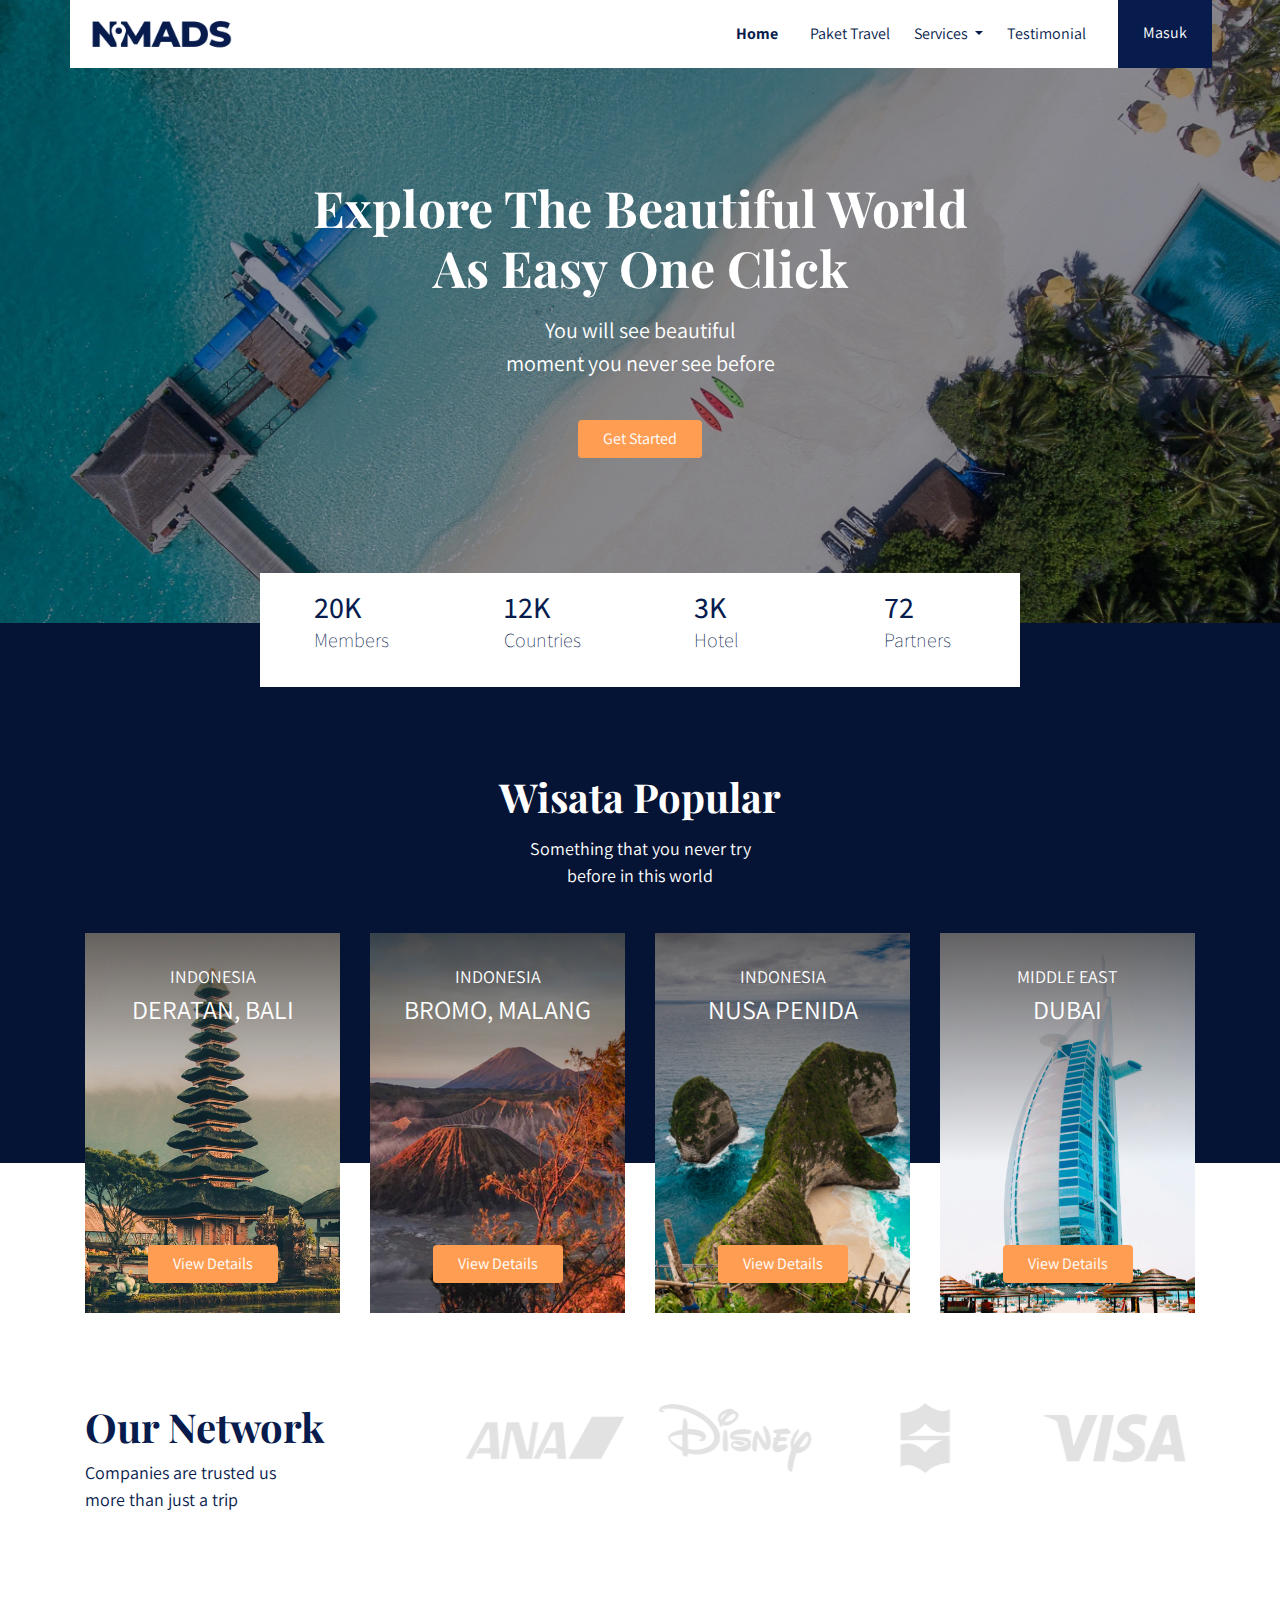
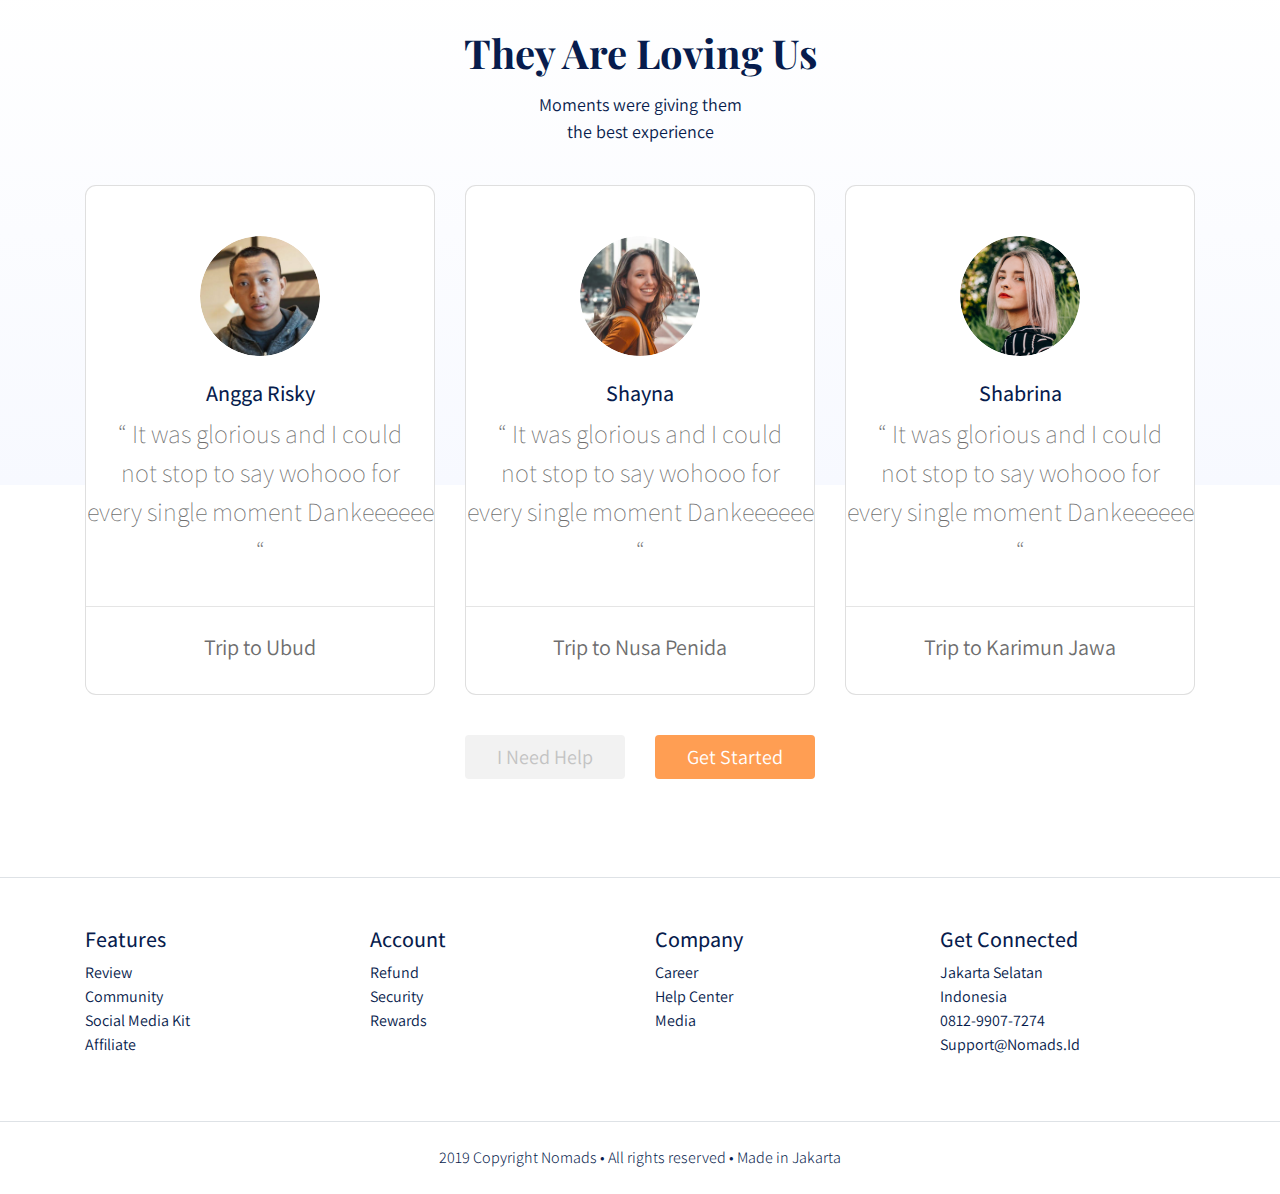
<file: index.html>
<!DOCTYPE html>
<html lang="en">

<head>
    <meta charset="UTF-8">
    <meta name="viewport" content="width=device-width, initial-scale=1.0">
    <meta http-equiv="X-UA-Compatible" content="ie=edge">
    <title>Nomads</title>



    <!-- Bootstrap 4 -->
    <link rel="stylesheet" href="frontend/libraries/bootstrap/css/bootstrap.min.css">
    <!-- Font Awesome  -->
    <link rel="stylesheet" href="frontend/libraries/fontawesome/all.css">
    <!-- Load Font -->
    <link href="https://fonts.googleapis.com/css?family=Assistant:300,400,600|Playfair+Display:400,700&display=swap"
        rel="stylesheet">
    <!-- Main Style CSS -->
    <link rel="stylesheet" href="frontend/style/main.css">
</head>

<body>
    <!-- Start Navbar  -->
    <div class="container">
        <nav class="row navbar navbar-expand-lg navbar-light bg-white">
            <a href="" class="navbar-brand">
                <img src="frontend/images/logo.png" alt="Logo Nomads">
            </a>
            <button class="navbar-toggler navbar-toggler-right" type="button" data-toggle="collapse"
                data-target="#navb">
                <span class="navbar-toggler-icon"></span>
            </button>

            <div class="collapse navbar-collapse" id="navb">
                <ul class="navbar-nav ml-auto mr-3">
                    <li class="nav-item mx-md-2">
                        <a href="" class="nav-link active">Home</a>
                    </li>
                    <li class="nav-item mx-md-2">
                        <a href="" class="nav-link">Paket Travel</a>
                    </li>
                    <li class="nav-item dropdrown">
                        <a href="" class="nav-link dropdown-toggle" id="navbardrop" data-toggle="dropdown">
                            Services
                        </a>
                        <div class="dropdown-menu">
                            <a href="" class="dropdown-item">Link</a>
                            <a href="" class="dropdown-item">Link</a>
                            <a href="" class="dropdown-item">Link</a>
                        </div>
                    </li>
                    <li class="nav-item mx-md-2">
                        <a href="" class="nav-link">Testimonial</a>
                    </li>
                </ul>

                <!-- Mobile Button -->
                <form class="form-inline d-sm-block d-md-none">
                    <button class="btn btn-login my-2 my-sm-0">Masuk</button>
                </form>

                <!-- Desktop Button  -->
                <form class="form-inline my-2 my-lg-0 d-none d-md-block ">
                    <button class="btn btn-login btn-navbar-right my-2 my-sm-0 px-4">Masuk</button>
                </form>
            </div>
        </nav>
    </div>
    <!-- End Navbar -->

    <!-- Start Header -->
    <header class="text-center">
        <h1>Explore The Beautiful World<br>
            As Easy One Click</h1>
        <p class="mt-3">You will see beautiful<br>
            moment you never see before</p>
        <a href="" class="btn btn-get-started px-4 mt-4">Get Started</a>
    </header>
    <!-- End Header -->

    <main>
        <!-- Start Statistic -->
        <div class="container">
            <section class="section-stats row justify-content-center" id="stats">
                <div class="col-3 col-md-2 stats-detail">
                    <h2>20K</h2>
                    <p>Members</p>
                </div>
                <div class="col-3 col-md-2 stats-detail">
                    <h2>12K</h2>
                    <p>Countries</p>
                </div>
                <div class="col-3 col-md-2 stats-detail">
                    <h2>3K</h2>
                    <p>Hotel</p>
                </div>
                <div class="col-3 col-md-2 stats-detail">
                    <h2>72</h2>
                    <p>Partners</p>
                </div>
            </section>
        </div>
        <!-- End Statistic -->

        <!-- Start Wisata Popular -->
        <section class="section-popular" id="popular">
            <div class="container">
                <div class="row">
                    <div class="col text-center section-popular-heading">
                        <h2>wisata popular</h2>
                        <p>Something that you never try
                            <br>before in this world</p>
                    </div>
                </div>
            </div>
        </section>

        <section class="section-popular-content" id="popularContent">
            <div class="container">
                <div class="row section-popular-travel  justify-content-center">
                    <div class="col-sm-6 col-md-4 col-lg-3">
                        <div class="card-travel text-center d-flex flex-column"
                            style="background-image: url( 'frontend/images/popular/popular1.jpg');">
                            <div class="travel-country">INDONESIA</div>
                            <div class="travel-location">DERATAN, BALI</div>
                            <div class="travel-button mt-auto">
                                <a href="" class="btn btn-travel-details px-4">View Details</a>
                            </div>
                        </div>
                    </div>

                    <div class="col-sm-6 col-md-4 col-lg-3">
                        <div class="card-travel text-center d-flex flex-column"
                            style="background-image: url( 'frontend/images/popular/popular2.jpg');">
                            <div class="travel-country">indonesia</div>
                            <div class="travel-location">bromo, malang</div>
                            <div class="travel-button mt-auto">
                                <a href="" class="btn btn-travel-details px-4">view details</a>
                            </div>
                        </div>
                    </div>

                    <div class="col-sm-6 col-md-4 col-lg-3">
                        <div class="card-travel text-center d-flex flex-column"
                            style="background-image: url( 'frontend/images/popular/popular3.jpg');">
                            <div class="travel-country">indonesia</div>
                            <div class="travel-location">nusa penida</div>
                            <div class="travel-button mt-auto">
                                <a href="/details.html" class="btn btn-travel-details px-4">view details</a>
                            </div>
                        </div>
                    </div>

                    <div class="col-sm-6 col-md-4 col-lg-3">
                        <div class="card-travel text-center d-flex flex-column"
                            style="background-image: url( 'frontend/images/popular/popular4.jpg');">
                            <div class="travel-country">middle east</div>
                            <div class="travel-location">dubai</div>
                            <div class="travel-button mt-auto">
                                <a href="" class="btn btn-travel-details px-4">view details</a>
                            </div>
                        </div>
                    </div>
                </div>
            </div>
        </section>
        <!-- End Wisata Popular -->

        <!-- Start Our Network -->
        <section class="section-network">
            <div class="container">
                <div class="row">
                    <div class="col-lg-4">
                        <h2>Our Network</h2>
                        <p>Companies are trusted us
                            <br>more than just a trip</p>
                    </div>
                    <div class="col-3 col-lg-2 img-network">
                        <img src="frontend/images/ournetwork/ana.png" alt="">
                    </div>
                    <div class="col-3 col-lg-2 img-network">
                        <img src="frontend/images/ournetwork/disney.png" alt="">
                    </div>
                    <div class="col-3 col-lg-2 img-network">
                        <img src="frontend/images/ournetwork/shangri-la.png" alt="">
                    </div>
                    <div class="col-3 col-lg-2 img-network">
                        <img src="frontend/images/ournetwork/visa.png" alt="">
                    </div>
                </div>
            </div>
        </section>
        <!-- End Our Network  -->

        <!-- Start Testimonial -->
        <section class="section-testimonial-heading" id="testimonialHeading">
            <div class="container">
                <div class="row">
                    <div class="col text-center">
                        <h2>They Are Loving Us</h2>
                        <p>
                            Moments were giving them
                            <br>the best experience
                        </p>
                    </div>
                </div>
            </div>
        </section>

        <section class="section-testimonial-content" id="testimonialContent">
            <div class="container">
                <div class="row section-popular-travel justify-content-center">
                    <div class="col-sm-6 col-md-6 col-lg-4">
                        <div class="card card-testimonial text-center">
                            <div class="testimonial-content">
                                <img src="frontend/images/testimonial/testimoni-1.png" class="rounded-circle mb-4"
                                    alt="Testimonial Client">
                                <h3>Angga Risky</h3>
                                <p class="testimonial">
                                    “ It was glorious and I could <br>
                                    not stop to say wohooo for
                                    <br>every single moment
                                    Dankeeeeee “
                                </p>
                            </div>
                            <hr>
                            <p class="trip-to mt-2">
                                Trip to Ubud
                            </p>
                        </div>
                    </div>

                    <div class="col-sm-6 col-md-6 col-lg-4">
                        <div class="card card-testimonial text-center">
                            <div class="testimonial-content">
                                <img src="frontend/images/testimonial/testimoni-2.png" class="rounded-circle mb-4"
                                    alt="Testimonial Client">
                                <h3>Shayna</h3>
                                <p class="testimonial">
                                    “ It was glorious and I could <br>
                                    not stop to say wohooo for
                                    <br>every single moment
                                    Dankeeeeee “
                                </p>
                            </div>
                            <hr>
                            <p class="trip-to mt-2">
                                Trip to Nusa Penida
                            </p>
                        </div>
                    </div>

                    <div class="col-sm-6 col-md-6 col-lg-4">
                        <div class="card card-testimonial text-center">
                            <div class="testimonial-content">
                                <img src="frontend/images/testimonial/testimoni-3.png" class="rounded-circle mb-4"
                                    alt="Testimonial Client">
                                <h3>Shabrina</h3>
                                <p class="testimonial">
                                    “ It was glorious and I could <br>
                                    not stop to say wohooo for
                                    <br>every single moment
                                    Dankeeeeee “
                                </p>
                            </div>
                            <hr>
                            <p class="trip-to mt-2">
                                Trip to Karimun Jawa
                            </p>
                        </div>
                    </div>
                </div>

                <div class="row section-button-testimoni justify-content-center">
                    <div class="col-lg-2">
                        <a class="btn btn-need-help btn-block" href="#">I Need help</a>
                    </div>
                    <div class="col-lg-2">
                        <a class="btn btn-get-started btn-block " href="#">Get Started</a>
                    </div>
                </div>
            </div>
        </section>
        <!-- End Testimonial -->
    </main>

    <footer class="section-footer mt-5 mb-4 border-top">
        <div class="container pt-5 pb-5">
            <div class="row justify-content-center">
                <div class="col-12">
                    <div class="row">
                        <div class="col-12 col-lg-3">
                            <h5>Features</h5>
                            <ul class="list-unstyled">
                                <li><a href="">Review</a></li>
                                <li><a href="">Community</a></li>
                                <li><a href="">Social Media Kit</a></li>
                                <li><a href="">Affiliate</a></li>
                            </ul>
                        </div>

                        <div class="col-12 col-lg-3">
                            <h5>Account</h5>
                            <ul class="list-unstyled">
                                <li><a href="">Refund</a></li>
                                <li><a href="">Security</a></li>
                                <li><a href="">Rewards</a></li>
                            </ul>
                        </div>

                        <div class="col-12 col-lg-3">
                            <h5>company</h5>
                            <ul class="list-unstyled">
                                <li><a href="">career</a></li>
                                <li><a href="">help center</a></li>
                                <li><a href="">media</a></li>
                            </ul>
                        </div>

                        <div class="col-12 col-lg-3">
                            <h5>get connected</h5>
                            <ul class="list-unstyled">
                                <li><a href="">Jakarta Selatan</a></li>
                                <li><a href="">Indonesia</a></li>
                                <li><a href="">0812-9907-7274</a></li>
                                <li><a href="">support@nomads.id</a></li>
                            </ul>
                        </div>

                    </div>
                </div>
            </div>
        </div>

        <div class="container-fluid">
            <div class="row border-top justify-content-center align-items-center pt-4">
                <div class="col-auto text-gray-500 font-weight-light">
                    2019 Copyright Nomads • All rights reserved • Made in Jakarta
                </div>
            </div>
        </div>
    </footer>















    <!-- JQuery -->
    <script src="frontend/libraries/jquery/jquery-3.4.1.min.js"></script>
    <!-- Popper -->
    <script src="frontend/libraries/popper/popper.min.js"></script>
    <!-- Bootstrap 4 JS -->
    <script src="frontend/libraries/bootstrap/js/bootstrap.min.js"></script>
    <!-- Font Awesome  -->
    <script src="frontend/libraries/fontawesome/all.js"></script>
    <!-- Retina -->
    <script src="frontend/libraries/retina/retina.min.js"></script>
</body>

</html>
</file>
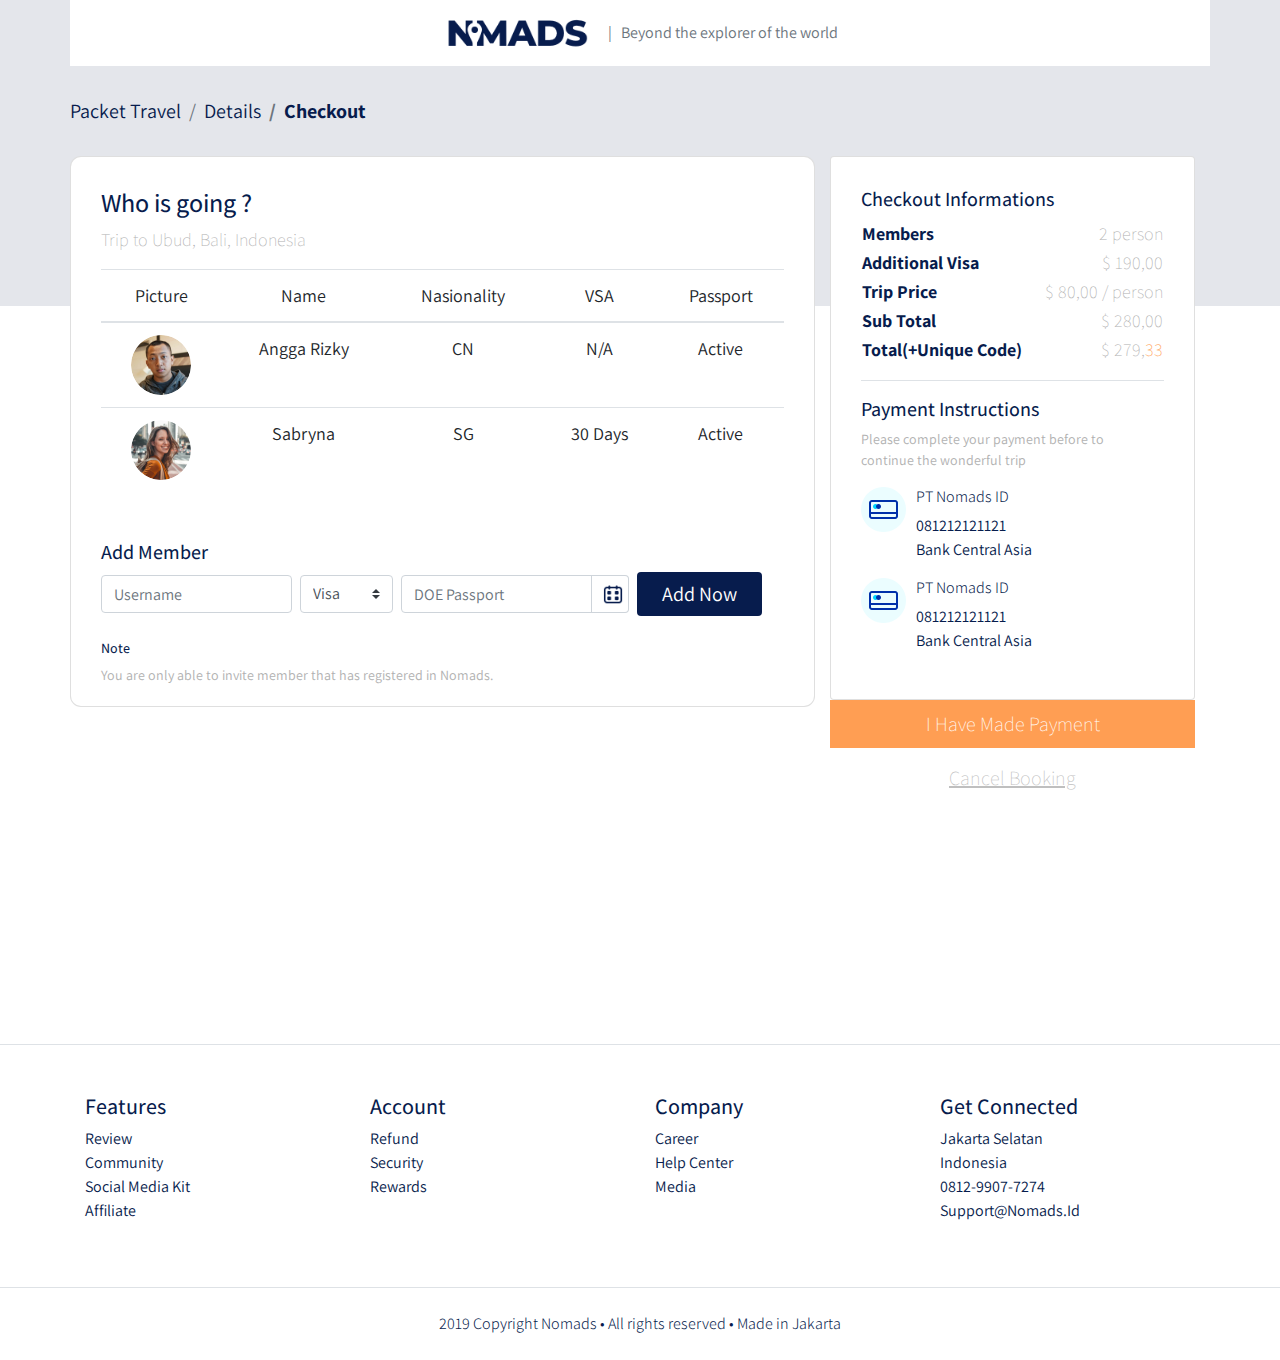
<file: checkout.html>
<!DOCTYPE html>
<html lang="en">

<head>
    <meta charset="UTF-8">
    <meta name="viewport" content="width=device-width, initial-scale=1.0">
    <meta http-equiv="X-UA-Compatible" content="ie=edge">
    <title>Checkout</title>



    <!-- Bootstrap 4 -->
    <link rel="stylesheet" href="frontend/libraries/bootstrap/css/bootstrap.min.css">
    <!-- xZoom for Gallery -->
    <link rel="stylesheet" href="frontend/libraries/xzoom/dist/xzoom.css">
    <!-- Gijgo Datepicker Libraries -->
    <link rel="stylesheet" href="frontend/libraries/gijgo/css/gijgo.min.css">
    <!-- Font Awesome  -->
    <link rel="stylesheet" href="frontend/libraries/fontawesome/all.css">
    <!-- Load Font -->
    <link href="https://fonts.googleapis.com/css?family=Assistant:300,400,600|Playfair+Display:400,700&display=swap"
        rel="stylesheet">
    <!-- Main Style CSS -->
    <link rel="stylesheet" href="frontend/style/main.css">
</head>

<body>
    <!-- Start Navbar  -->
    <div class="container">
        <nav class="row navbar navbar-expand-lg navbar-light bg-white">
            <div class="navbar-nav mx-auto mr-sm-auto mr-md-auto mr-lg-0">
                <a href="index.html" class="navbar-brand">
                    <img src="frontend/images/logo.png" alt="Logo Tagline">
                </a>
            </div>
            <ul class="navbar-nav mr-auto d-none d-lg-block">
                <li>
                    <span class="text-muted">
                        | &nbsp; Beyond the explorer of the world
                    </span>
                </li>
            </ul>
        </nav>
    </div>
    <!-- End Navbar -->

    <main>
        <section class="section-details-header"></section>
        <section class="section-checkout-content">
            <div class="container">
                <!-- Breadcrumb -->
                <div class="row">
                    <div class="col p-0">
                        <nav class="breadcrumb">
                            <a class="breadcrumb-item" href="/index.html">Packet Travel</a>
                            <a class="breadcrumb-item" href="/details.html">Details</a>
                            <a class="breadcrumb-item active">Checkout</a>
                        </nav>
                    </div>
                </div>
                <!-- End Breadcrumb -->

                <div class="row">
                    <div class="col-lg-8 pl-lg-0">
                        <div class="card card-checkout">
                            <h1>Who is going ?</h1>
                            <p>Trip to Ubud, Bali, Indonesia</p>

                            <div class="attendee">
                                <table class="table table-responsive-sm table-checkout text-center">
                                    <thead>
                                        <tr>
                                            <th>Picture</th>
                                            <th>Name</th>
                                            <th>Nasionality</th>
                                            <th>VSA</th>
                                            <th>Passport</th>
                                        </tr>
                                    </thead>
                                    <tbody>
                                        <tr>
                                            <td><img src="frontend/images/testimonial/testimoni-1.png"
                                                    class="rounded-circle">
                                            </td>
                                            <td>Angga Rizky</td>
                                            <td>CN</td>
                                            <td>N/A</td>
                                            <td>Active</td>
                                        </tr>
                                        <tr>
                                            <td><img src="frontend/images/testimonial/testimoni-2.png"
                                                    class="rounded-circle">
                                            </td>
                                            <td>Sabryna</td>
                                            <td>SG</td>
                                            <td>30 Days</td>
                                            <td>Active</td>
                                        </tr>
                                    </tbody>
                                </table>
                            </div>

                            <div class="add-member mt-3">
                                <h2 class="mt-3">Add Member</h2>

                                <form class="form-inline">
                                    <label class="sr-only" for="inputUsername">Name</label>
                                    <input type="text" class="form-control mb-2 mr-sm-2" name="inputUsername"
                                        id="inputUsername" placeholder="Username">

                                    <label class="sr-only" for="inputVisa">Visa</label>
                                    <select class="custom-select mb-2 mr-sm-2" name="inputVisa" id="inputVisa">
                                        <option selected disabled value="VISA">Visa</option>
                                        <option value="30 Days">30 Days</option>
                                        <option value="N/A">N/A</option>
                                    </select>

                                    <label class="sr-only" for="doePassport">DOE Passport</label>
                                    <div class="input-group mb-2 mr-sm-2">
                                        <input type="text" class="form-control datepicker" id="doePassport"
                                            placeholder="DOE Passport">
                                    </div>

                                    <button type="submit" class="btn btn-add-member mb-2 px-4">
                                        Add Now
                                    </button>


                                </form>
                            </div>

                            <h5 class="mt-3">Note</h5>
                            <span>You are only able to invite member that has registered in Nomads.</span>
                        </div>
                    </div>

                    <div class="col-lg-4 pl-lg-0">
                        <div class="card card-detail-checkout card-right">
                            <h2>Checkout Informations</h2>
                            <table class="table-checkout-informations">
                                <tr>
                                    <th width="50%">Members</th>
                                    <td width="50%" class="text-right">2 person</td>
                                </tr>
                                <tr>
                                    <th width="50%">Additional Visa</th>
                                    <td width="50%" class="text-right">$ 190,00</td>
                                </tr>
                                <tr>
                                    <th width="50%">Trip Price</th>
                                    <td width="50%" class="text-right">$ 80,00 / person</td>
                                </tr>
                                <tr>
                                    <th width="50%">Sub Total</th>
                                    <td width="50%" class="text-right">$ 280,00</td>
                                </tr>
                                <tr>
                                    <th width="60%">Total(+Unique Code)</th>
                                    <td width="50%" class="text-right">$ 279,<span>33</span></td>
                                </tr>
                            </table>

                            <div class="payment-instructions border-top mt-3">
                                <h2 class="mt-3">Payment Instructions</h2>
                                <p>Please complete your payment before to
                                    <br>continue the wonderful trip
                                </p>
                                <div class="payment-bank">
                                    <img src="frontend/images/icons/ic_bank.png">
                                    <div class="description">
                                        <h3>PT Nomads ID</h3>
                                        <p>
                                            081212121121
                                            <br>
                                            Bank Central Asia
                                        </p>
                                    </div>

                                    <div class="clearfix"></div>

                                    <img src="frontend/images/icons/ic_bank.png">
                                    <div class="description">
                                        <h3>PT Nomads ID</h3>
                                        <p>
                                            081212121121
                                            <br>
                                            Bank Central Asia
                                        </p>
                                    </div>
                                </div>
                            </div>
                        </div>
                        <div class="join-container">
                            <a href="" class="btn btn-made-payment btn-block mt-3 py-2">I Have Made Payment</a>
                        </div>
                        <a href="" class="btn btn-cancel-booking btn-block mt-2"><u>Cancel Booking</u></a>

                    </div>
                </div>
            </div>
        </section>
    </main>

    <footer class="section-footer mt-5 mb-4 border-top">
        <div class="container pt-5 pb-5">
            <div class="row justify-content-center">
                <div class="col-12">
                    <div class="row">
                        <div class="col-12 col-lg-3">
                            <h5>Features</h5>
                            <ul class="list-unstyled">
                                <li><a href="">Review</a></li>
                                <li><a href="">Community</a></li>
                                <li><a href="">Social Media Kit</a></li>
                                <li><a href="">Affiliate</a></li>
                            </ul>
                        </div>

                        <div class="col-12 col-lg-3">
                            <h5>Account</h5>
                            <ul class="list-unstyled">
                                <li><a href="">Refund</a></li>
                                <li><a href="">Security</a></li>
                                <li><a href="">Rewards</a></li>
                            </ul>
                        </div>

                        <div class="col-12 col-lg-3">
                            <h5>company</h5>
                            <ul class="list-unstyled">
                                <li><a href="">career</a></li>
                                <li><a href="">help center</a></li>
                                <li><a href="">media</a></li>
                            </ul>
                        </div>

                        <div class="col-12 col-lg-3">
                            <h5>get connected</h5>
                            <ul class="list-unstyled">
                                <li><a href="">Jakarta Selatan</a></li>
                                <li><a href="">Indonesia</a></li>
                                <li><a href="">0812-9907-7274</a></li>
                                <li><a href="">support@nomads.id</a></li>
                            </ul>
                        </div>

                    </div>
                </div>
            </div>
        </div>

        <div class="container-fluid">
            <div class="row border-top justify-content-center align-items-center pt-4">
                <div class="col-auto text-gray-500 font-weight-light">
                    2019 Copyright Nomads • All rights reserved • Made in Jakarta
                </div>
            </div>
        </div>
    </footer>















    <!-- JQuery -->
    <script src="frontend/libraries/jquery/jquery-3.4.1.min.js"></script>
    <!-- Popper -->
    <script src="frontend/libraries/popper/popper.min.js"></script>
    <!-- Bootstrap 4 JS -->
    <script src="frontend/libraries/bootstrap/js/bootstrap.min.js"></script>
    <!-- Font Awesome  -->
    <script src="frontend/libraries/fontawesome/all.js"></script>
    <!-- Retina -->
    <script src="frontend/libraries/retina/retina.min.js"></script>
    <!-- XZoom for Galerry Libraries -->
    <script src="frontend/libraries/xzoom/dist/xzoom.min.js"></script>
    <!-- Gijgo Datepicker Libraries -->
    <script src="frontend/libraries/gijgo/js/gijgo.min.js"></script>

    <script>
        $(document).ready(function () {
            // Load xZoom
            $(".xzoom, .xzoom-gallery").xzoom({
                zoomWidth: 500,
                title: false,
                tint: '#333',
                xoffset: 15
            });

            //Gijgo Datepicker
            $('.datepicker').datepicker({
                uiLibrary: 'bootstrap4',
                icons: {
                    rightIcon: '<img src="frontend/images/icons/ic_doe.png" />'
                }
            });

        });
    </script>
</body>

</html>
</file>
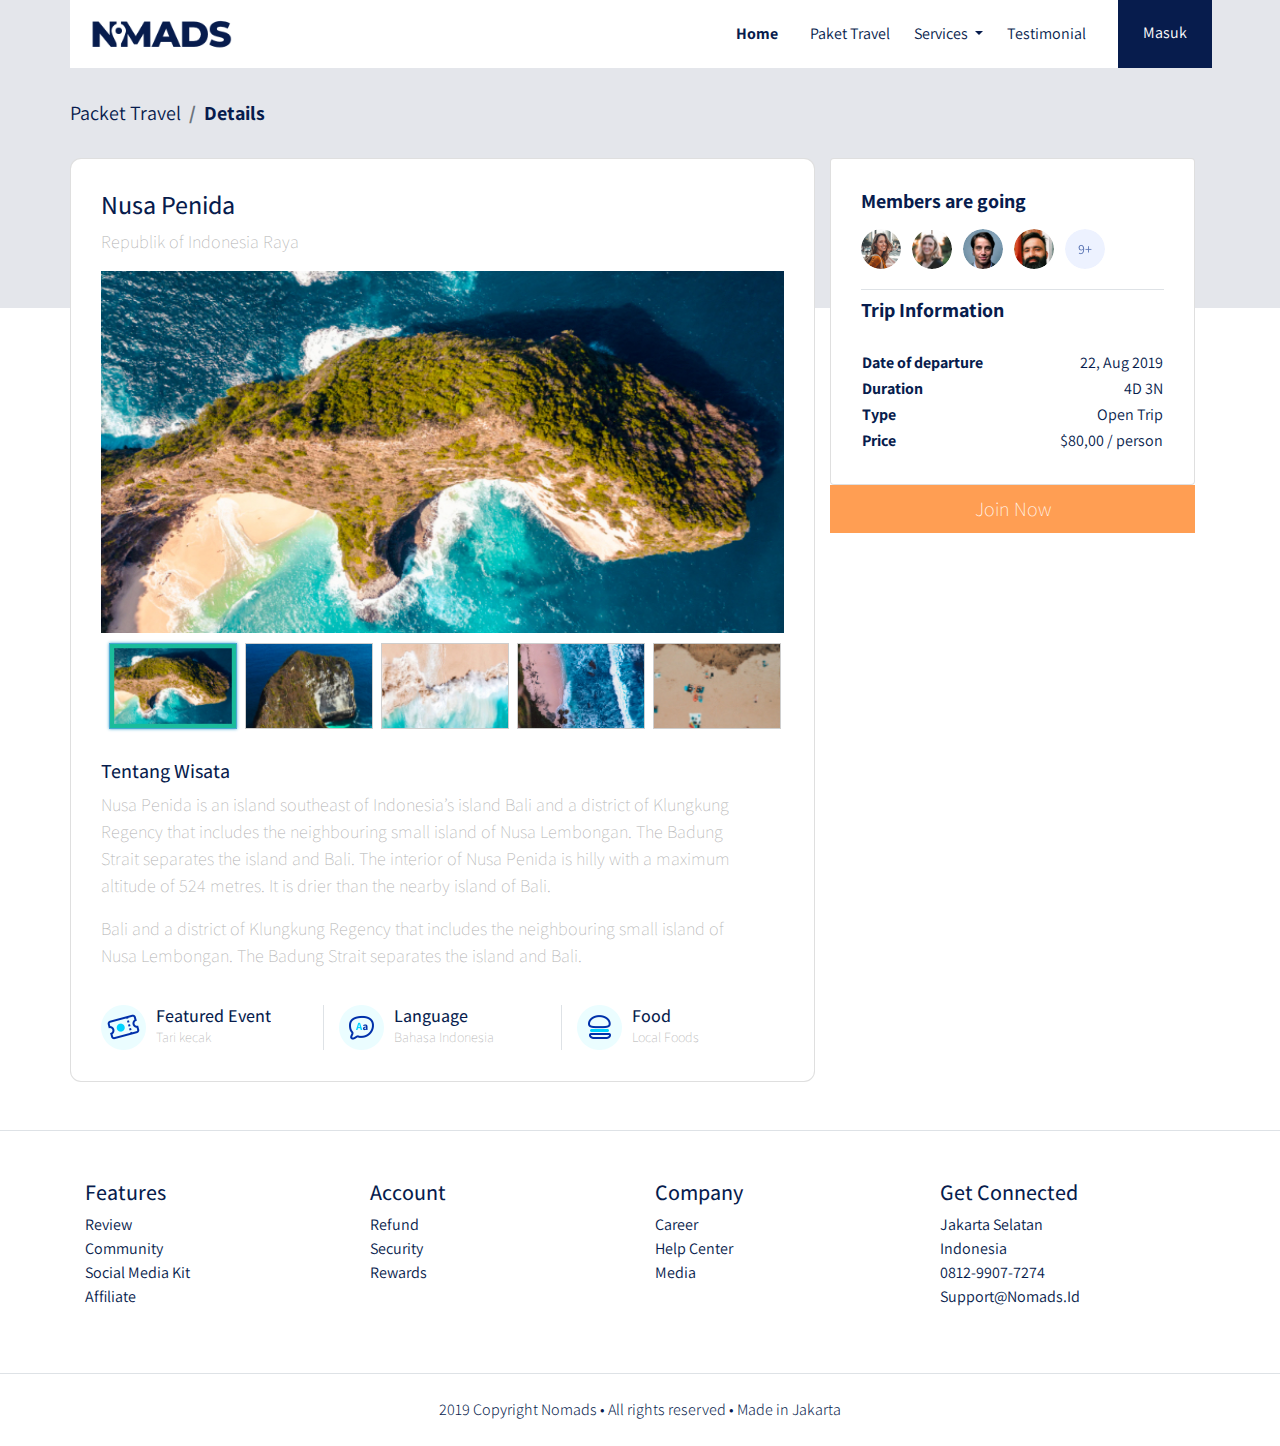
<file: details.html>
<!DOCTYPE html>
<html lang="en">

<head>
    <meta charset="UTF-8">
    <meta name="viewport" content="width=device-width, initial-scale=1.0">
    <meta http-equiv="X-UA-Compatible" content="ie=edge">
    <title>Packet Detail</title>



    <!-- Bootstrap 4 -->
    <link rel="stylesheet" href="frontend/libraries/bootstrap/css/bootstrap.min.css">
    <!-- xZoom for Gallery -->
    <link rel="stylesheet" href="frontend/libraries/xzoom/dist/xzoom.css">
    <!-- Font Awesome  -->
    <link rel="stylesheet" href="frontend/libraries/fontawesome/all.css">
    <!-- Load Font -->
    <link href="https://fonts.googleapis.com/css?family=Assistant:300,400,600|Playfair+Display:400,700&display=swap"
        rel="stylesheet">
    <!-- Main Style CSS -->
    <link rel="stylesheet" href="frontend/style/main.css">
</head>

<body>
    <!-- Start Navbar  -->
    <div class="container">
        <nav class="row navbar navbar-expand-lg navbar-light bg-white">
            <a href="" class="navbar-brand">
                <img src="frontend/images/logo.png" alt="Logo Nomads">
            </a>
            <button class="navbar-toggler navbar-toggler-right" type="button" data-toggle="collapse"
                data-target="#navb">
                <span class="navbar-toggler-icon"></span>
            </button>

            <div class="collapse navbar-collapse" id="navb">
                <ul class="navbar-nav ml-auto mr-3">
                    <li class="nav-item mx-md-2">
                        <a href="/index.html" class="nav-link active">Home</a>
                    </li>
                    <li class="nav-item mx-md-2">
                        <a href="" class="nav-link">Paket Travel</a>
                    </li>
                    <li class="nav-item dropdrown">
                        <a href="" class="nav-link dropdown-toggle" id="navbardrop" data-toggle="dropdown">
                            Services
                        </a>
                        <div class="dropdown-menu">
                            <a href="" class="dropdown-item">Link</a>
                            <a href="" class="dropdown-item">Link</a>
                            <a href="" class="dropdown-item">Link</a>
                        </div>
                    </li>
                    <li class="nav-item mx-md-2">
                        <a href="" class="nav-link">Testimonial</a>
                    </li>
                </ul>

                <!-- Mobile Button -->
                <form class="form-inline d-sm-block d-md-none">
                    <button class="btn btn-login my-2 my-sm-0">Masuk</button>
                </form>

                <!-- Desktop Button  -->
                <form class="form-inline my-2 my-lg-0 d-none d-md-block ">
                    <button class="btn btn-login btn-navbar-right my-2 my-sm-0 px-4">Masuk</button>
                </form>
            </div>
        </nav>
    </div>
    <!-- End Navbar -->

    <!-- Start Header -->

    <!-- End Header -->

    <main>
        <section class="section-details-header"></section>
        <section class="section-details-content">
            <div class="container">
                <div class="row">
                    <div class="col p-0">
                        <nav class="breadcrumb">
                            <a class="breadcrumb-item" href="/index.html">Packet Travel</a>
                            <a class="breadcrumb-item active">Details</a>
                        </nav>
                    </div>
                </div>
                <div class="row">
                    <div class="col-lg-8 pl-lg-0">
                        <div class="card card-details">
                            <h1>Nusa Penida</h1>
                            <p>Republik of Indonesia Raya</p>
                            <div class="galery">
                                <div class="xzoom-container">
                                    <img src="frontend/images/details.jpg" class="xzoom" id="xzoom-default"
                                        xoriginal="frontend/images/details.jpg">
                                </div>

                                <div class="xzoom-thumbs">
                                    <a href="frontend/images/details.jpg">
                                        <img src="frontend/images/thumbs-featured-images/pic5.jpg" class="xzoom-gallery"
                                            width="128" xpreview="frontend/images/details.jpg">
                                    </a>

                                    <a href="frontend/images/thumbs-featured-images/pic.jpg">
                                        <img src="frontend/images/thumbs-featured-images/pic.jpg" class="xzoom-gallery"
                                            width="128" xpreview="frontend/images/thumbs-featured-images/pic.jpg">
                                    </a>

                                    <a href="frontend/images/thumbs-featured-images/pic2.jpg">
                                        <img src="frontend/images/thumbs-featured-images/pic2.jpg" class="xzoom-gallery"
                                            width="128" xpreview="frontend/images/thumbs-featured-images/pic2.jpg">
                                    </a>

                                    <a href="frontend/images/thumbs-featured-images/pic3.jpg">
                                        <img src="frontend/images/thumbs-featured-images/pic3.jpg" class="xzoom-gallery"
                                            width="128" xpreview="frontend/images/thumbs-featured-images/pic3.jpg">
                                    </a>

                                    <a href="frontend/images/thumbs-featured-images/pic4.jpg">
                                        <img src="frontend/images/thumbs-featured-images/pic4.jpg" class="xzoom-gallery"
                                            width="128" xpreview="frontend/images/thumbs-featured-images/pic4.jpg">
                                    </a>
                                </div>
                            </div>
                            <h2>Tentang Wisata</h2>
                            <p>
                                Nusa Penida is an island southeast of Indonesia’s island Bali and a district of
                                Klungkung
                                Regency that includes the neighbouring small island of Nusa Lembongan. The Badung
                                Strait separates the island and Bali. The interior of Nusa Penida is hilly with a
                                maximum
                                altitude of 524 metres. It is drier than the nearby island of Bali.
                            </p>
                            <p>
                                Bali and a district of Klungkung Regency that includes the neighbouring small island of
                                Nusa Lembongan. The Badung Strait separates the island and Bali.
                            </p>

                            <div class="row features">
                                <div class="col-lg-4 border-right">
                                    <img src="frontend/images/icons/ic_event.png" alt="" class="features-image">
                                    <div class="description">
                                        <h3>Featured Event</h3>
                                        <p>Tari kecak</p>
                                    </div>
                                </div>

                                <div class="col-lg-4 ">
                                    <img src="frontend/images/icons/ic_language.png" alt="" class="features-image">
                                    <div class="description ">
                                        <h3>Language</h3>
                                        <p>Bahasa Indonesia</p>
                                    </div>
                                </div>

                                <div class="col-lg-4 border-left">
                                    <img src="frontend/images/icons/ic_foods.png" alt="" class="features-image">
                                    <div class="description ">
                                        <h3>Food</h3>
                                        <p>Local Foods</p>
                                    </div>
                                </div>
                            </div>
                        </div>
                    </div>

                    <div class="col-lg-4 pl-lg-0">
                        <div class="card card-detail card-right">
                            <h2>Members are going</h2>
                            <div class="members border-bottom my-2">
                                <img src="frontend/images/members/member1.png" class="rounded-circle">
                                <img src="frontend/images/members/member2.png" class="rounded-circle">
                                <img src="frontend/images/members/member3.png" class="rounded-circle">
                                <img src="frontend/images/members/member4.png" class="rounded-circle">
                                <img src="frontend/images/members/member5.png" class="rounded-circle">
                            </div>
                            <h2>Trip Information</h2>
                            <table class="trip-information">
                                <tr>
                                    <th width="50%">Date of departure</th>
                                    <td width="50%" class="text-right">22, Aug 2019</td>
                                </tr>
                                <tr>
                                    <th width="50%">Duration</th>
                                    <td width="50%" class="text-right">4D 3N</td>
                                </tr>
                                <tr>
                                    <th width="50%">Type</th>
                                    <td width="50%" class="text-right">Open Trip</td>
                                </tr>
                                <tr>
                                    <th width="50%">Price</th>
                                    <td width="50%" class="text-right">$80,00 / person</td>
                                </tr>
                            </table>
                        </div>
                        <div class="join-container">
                            <a href="/checkout.html" class="btn btn-block mt-3 py-2">Join Now</a>
                        </div>
                    </div>
                </div>
            </div>
        </section>
    </main>

    <footer class="section-footer mt-5 mb-4 border-top">
        <div class="container pt-5 pb-5">
            <div class="row justify-content-center">
                <div class="col-12">
                    <div class="row">
                        <div class="col-12 col-lg-3">
                            <h5>Features</h5>
                            <ul class="list-unstyled">
                                <li><a href="">Review</a></li>
                                <li><a href="">Community</a></li>
                                <li><a href="">Social Media Kit</a></li>
                                <li><a href="">Affiliate</a></li>
                            </ul>
                        </div>

                        <div class="col-12 col-lg-3">
                            <h5>Account</h5>
                            <ul class="list-unstyled">
                                <li><a href="">Refund</a></li>
                                <li><a href="">Security</a></li>
                                <li><a href="">Rewards</a></li>
                            </ul>
                        </div>

                        <div class="col-12 col-lg-3">
                            <h5>company</h5>
                            <ul class="list-unstyled">
                                <li><a href="">career</a></li>
                                <li><a href="">help center</a></li>
                                <li><a href="">media</a></li>
                            </ul>
                        </div>

                        <div class="col-12 col-lg-3">
                            <h5>get connected</h5>
                            <ul class="list-unstyled">
                                <li><a href="">Jakarta Selatan</a></li>
                                <li><a href="">Indonesia</a></li>
                                <li><a href="">0812-9907-7274</a></li>
                                <li><a href="">support@nomads.id</a></li>
                            </ul>
                        </div>

                    </div>
                </div>
            </div>
        </div>

        <div class="container-fluid">
            <div class="row border-top justify-content-center align-items-center pt-4">
                <div class="col-auto text-gray-500 font-weight-light">
                    2019 Copyright Nomads • All rights reserved • Made in Jakarta
                </div>
            </div>
        </div>
    </footer>















    <!-- JQuery -->
    <script src="frontend/libraries/jquery/jquery-3.4.1.min.js"></script>
    <!-- Popper -->
    <script src="frontend/libraries/popper/popper.min.js"></script>
    <!-- Bootstrap 4 JS -->
    <script src="frontend/libraries/bootstrap/js/bootstrap.min.js"></script>
    <!-- Font Awesome  -->
    <script src="frontend/libraries/fontawesome/all.js"></script>
    <!-- Retina -->
    <script src="frontend/libraries/retina/retina.min.js"></script>
    <!-- XZoom for Galerry -->
    <script src="frontend/libraries/xzoom/dist/xzoom.min.js"></script>

    <script>
        $(document).ready(function () {
            // Load xZoom
            $(".xzoom, .xzoom-gallery").xzoom({
                zoomWidth: 500,
                title: false,
                tint: '#333',
                xoffset: 15
            });
        });
    </script>
</body>

</html>
</file>
<file: frontend/style/main.css>
body {
  background-color: #fff;
  font-family: 'Assistant', sans-serif;
  color: #071C4D;
}

.navbar-brand img {
  max-height: 40px;
}

.navbar-light .navbar-nav .nav-link {
  color: #071C4D;
  text-decoration: none;
}

.navbar-light .navbar-nav .nav-link.active {
  font-weight: bold;
  color: #071C4D !important;
}

.btn-navbar-right {
  margin-top: -10px !important;
  margin-bottom: -8px !important;
  margin-right: -18px !important;
  height: 70px;
  border-radius: 0;
}

.btn-login {
  background-color: #071C4D;
  color: #FFFFFF;
}

.btn-login:hover {
  background-color: #1E3771;
  color: #fff;
}

header {
  margin-top: -70px;
  padding: 180px 0 165px;
  background-image: url("../images/header1.jpg");
  background-size: cover;
}

header h1,
header p {
  color: #fff;
}

header h1 {
  font-family: 'Playfair Display', serif;
  font-weight: bold;
  font-size: 50px;
}

header p {
  font-size: 22px;
}

header .btn-get-started {
  background-color: #FF9E53;
  color: #fff;
}

header .btn-get-started:hover {
  background-color: #FFAA69;
  color: #fff;
}

.section-stats {
  margin-top: -50px;
}

.section-stats .stats-detail {
  padding-top: 16px;
  padding-bottom: 16px;
  padding-left: 54px;
  background-color: #fff;
}

.section-stats h2 {
  font-size: 30px;
  margin-bottom: 0;
}

.section-stats p {
  font-size: 20px;
  font-weight: lighter;
}

.section-popular {
  min-height: 540px;
  background-color: #051334;
  margin-top: -64px;
  margin-bottom: -230px;
}

.section-popular .section-popular-heading {
  margin-top: 150px;
}

.section-popular .section-popular-heading h2,
.section-popular .section-popular-heading p {
  color: #fff;
}

.section-popular .section-popular-heading h2 {
  text-transform: capitalize;
  font-family: 'Playfair Display', serif;
  font-weight: bold;
  font-size: 40px;
}

.section-popular .section-popular-heading p {
  font-size: 18px;
  margin-top: 14px;
}

.section-popular-content .section-popular-travel .card-travel {
  min-height: 380px;
  background: #ddd;
  color: #fff;
  padding: 30px;
  background-size: cover;
  margin-bottom: 20px;
}

.section-popular-content .section-popular-travel .card-travel .travel-country,
.section-popular-content .section-popular-travel .card-travel .travel-location {
  text-transform: uppercase;
  color: #fff;
}

.section-popular-content .section-popular-travel .card-travel .travel-country {
  font-size: 18px;
}

.section-popular-content .section-popular-travel .card-travel .travel-location {
  font-size: 26px;
}

.section-popular-content .section-popular-travel .card-travel .travel-button {
  text-transform: capitalize;
}

.section-popular-content .section-popular-travel .card-travel .travel-button .btn-travel-details {
  background-color: #FF9E53;
  color: #fff;
}

.section-popular-content .section-popular-travel .card-travel .travel-button .btn-travel-details:hover {
  background-color: #EA8537;
  color: #fff;
}

.section-network {
  background-color: #fff;
  margin-top: -170px;
  padding-top: 240px;
  padding-bottom: 50px;
}

.section-network h2 {
  font-family: 'Playfair Display', serif;
  font-weight: bold;
  font-size: 40px;
}

.section-network p {
  font-size: 18px;
}

.section-network .img-network img {
  width: 100%;
  min-height: 70px;
}

.section-testimonial-heading {
  background: -webkit-gradient(linear, left top, left bottom, from(#fff), to(#F7F9FF));
  background: linear-gradient(#fff 0%, #F7F9FF 100%);
  padding-top: 50px;
  min-height: 506px;
}

.section-testimonial-heading h2 {
  font-family: 'Playfair Display', serif;
  font-size: 40px;
  font-weight: bold;
}

.section-testimonial-heading p {
  font-size: 18px;
  margin-top: 14px;
}

.section-testimonial-content {
  margin-top: -300px;
  padding-bottom: 50px;
}

.section-testimonial-content .card-testimonial {
  padding: 40px, 20px, 10px;
  border-radius: 11px;
  margin-bottom: 20px;
  background-color: #fff;
}

.section-testimonial-content .testimonial-content {
  min-height: 380px;
}

.section-testimonial-content img {
  margin-top: 50px;
}

.section-testimonial-content h3 {
  font-size: 22px;
  text-transform: capitalize;
}

.section-testimonial-content .testimonial {
  font-weight: 200;
  font-size: 26px;
  color: #6e6e6e;
  min-height: 160px;
}

.section-testimonial-content .trip-to {
  font-weight: normal;
  font-size: 22px;
  color: #6e6e6e;
  margin-bottom: 30px;
}

.section-testimonial-content .section-button-testimoni {
  padding-top: 20px;
  text-transform: capitalize;
}

.section-testimonial-content .section-button-testimoni .btn-need-help {
  background-color: #F2F2F2;
  font-size: 20px;
  color: #C3C3C3;
}

.section-testimonial-content .section-button-testimoni .btn-need-help:hover {
  background-color: #D1D1D1;
  color: #fff;
}

.section-testimonial-content .section-button-testimoni .btn-get-started {
  background-color: #FF9E53;
  font-size: 20px;
  color: #fff;
}

.section-testimonial-content .section-button-testimoni .btn-get-started:hover {
  background-color: #EA8537;
  color: #fff;
}

.section-footer h5 {
  font-size: 22px;
  text-transform: capitalize;
}

.section-footer a {
  color: #071C4D;
  text-decoration: none;
  text-transform: capitalize;
}

.section-details-header {
  min-height: 310px;
  background-color: #E4E6EB;
  margin-top: -70px;
}

.section-details-content {
  margin-top: -210px;
  min-height: 100vh;
}

.section-details-content .breadcrumb {
  background-color: transparent;
  padding: 0;
  margin-bottom: 30px;
}

.section-details-content .breadcrumb-item {
  text-decoration: none;
  color: #071C4D;
  font-size: 20px;
}

.section-details-content .breadcrumb-item.active {
  font-weight: bold;
  color: #071C4D;
}

.section-details-content .card-details {
  background-color: #fff;
  min-height: 924px;
  border-radius: 11px;
  padding: 30px;
}

.section-details-content .card-details h1 {
  font-size: 26px;
}

.section-details-content .card-details h2 {
  margin-top: 10px;
  font-size: 20px;
}

.section-details-content .card-details p {
  font-size: 18px;
  font-weight: lighter;
  color: #B1B1B1;
  margin-right: 40px;
}

.section-details-content .features {
  margin-top: 20px;
}

.section-details-content .features h3 {
  font-size: 18px;
  margin-bottom: 0;
}

.section-details-content .features p {
  font-size: 14px;
  font-weight: lighter;
  margin-bottom: 0;
}

.section-details-content .features .description {
  margin-left: 10px;
  overflow: hidden;
  float: left;
}

.section-details-content .features .features-image {
  width: 45px;
  height: 45px;
  float: left;
}

.section-details-content .galery .xzoom-container {
  display: block;
}

.section-details-content .galery .xzoom-container .xzoom {
  width: 100%;
  -webkit-box-shadow: none;
          box-shadow: none;
  margin-bottom: 10px;
}

.section-details-content .galery .xzoom-container .xactive {
  border: 4px solid #1ABC9C;
  -webkit-box-shadow: none;
          box-shadow: none;
}

.section-details-content .card-right {
  background-color: #fff;
  padding: 30px;
}

.section-details-content .card-right h2 {
  font-size: 20px;
  font-weight: bold;
}

.section-details-content .card-right .members {
  padding-bottom: 20px;
}

.section-details-content .card-right .members img {
  width: 40px;
  height: 40px;
  margin-right: 8px;
}

.section-details-content .card-right .trip-information {
  margin-top: 20px;
}

.section-details-content .join-container {
  margin-top: -16px;
  background-color: #FF9E53;
}

.section-details-content .join-container a {
  font-size: 20px;
  font-weight: lighter;
  color: #fff;
}

.section-details-content .join-container:hover {
  background-color: #FF7F1C;
  color: #fff;
}

.section-checkout-content {
  margin-top: -210px;
  min-height: 100vh;
}

.section-checkout-content .breadcrumb {
  background-color: transparent;
  padding: 0;
  margin-bottom: 30px;
}

.section-checkout-content .breadcrumb-item {
  text-decoration: none;
  color: #071C4D;
  font-size: 20px;
}

.section-checkout-content .breadcrumb-item.active {
  font-weight: bold;
  color: #071C4D;
}

.section-checkout-content .card-checkout {
  background-color: #fff;
  border-radius: 11px;
  padding: 30px 30px 20px 30px;
}

.section-checkout-content .card-checkout h1 {
  font-size: 26px;
}

.section-checkout-content .card-checkout h2 {
  font-size: 20px;
}

.section-checkout-content .card-checkout h5 {
  font-size: 14px;
}

.section-checkout-content .card-checkout p {
  font-size: 18px;
  font-weight: lighter;
  color: #B1B1B1;
}

.section-checkout-content .card-checkout th,
.section-checkout-content .card-checkout td {
  font-size: 18px;
  font-weight: normal;
}

.section-checkout-content .card-checkout th img,
.section-checkout-content .card-checkout td img {
  width: 60px;
  height: 60px;
}

.section-checkout-content .card-checkout span {
  font-size: 14px;
  color: #B1B1B1;
}

.section-checkout-content .card-checkout .btn-add-member {
  background-color: #071C4D;
  color: #FFFFFF;
  font-size: 20px;
}

.section-checkout-content .card-right {
  background-color: #fff;
  padding: 30px;
}

.section-checkout-content .card-right h2 {
  font-size: 20px;
}

.section-checkout-content .card-right .table-checkout-informations th {
  font-size: 18px;
}

.section-checkout-content .card-right .table-checkout-informations td {
  font-size: 18px;
  font-weight: lighter;
  color: #B1B1B1;
}

.section-checkout-content .card-right .table-checkout-informations td span {
  color: #FF9E53;
  font-size: 18px;
}

.section-checkout-content .card-right .payment-instructions h2 {
  font-size: 20px;
}

.section-checkout-content .card-right .payment-instructions p {
  font-size: 14px;
  color: #B1B1B1;
}

.section-checkout-content .card-right .payment-bank {
  margin-bottom: 0;
}

.section-checkout-content .card-right .payment-bank img {
  height: 45px;
  width: 45px;
  float: left;
}

.section-checkout-content .card-right .description {
  margin-left: 10px;
  overflow: hidden;
  float: left;
}

.section-checkout-content .card-right .description h3 {
  font-size: 16px;
  font-weight: 300;
}

.section-checkout-content .card-right .description p {
  font-weight: normal;
  font-size: 16px;
  color: #071C4D;
}

.section-checkout-content .join-container {
  margin-top: -16px;
  background-color: #FF9E53;
}

.section-checkout-content .join-container a {
  font-size: 20px;
  font-weight: lighter;
  color: #fff;
}

.section-checkout-content .join-container:hover {
  background-color: #FF7F1C;
  color: #fff;
}

.section-checkout-content .btn-cancel-booking {
  font-size: 20px;
  font-weight: lighter;
  color: #BFBFBF;
}
/*# sourceMappingURL=main.css.map */
</file>
<file: frontend/libraries/xzoom/dist/xzoom.css>
/* Compatibility styles for frameworks like bootstrap, foundation e.t.c */
.xzoom-source img, .xzoom-preview img, .xzoom-lens img {
  display: block;
  max-width: none;
  max-height: none;
  -webkit-transition: none;
  -moz-transition: none;
  -o-transition: none;
  transition: none;
}
/* --------------- */

/* xZoom Styles below */
.xzoom-container { 
  display: inline-block;
}

.xzoom-thumbs {
  text-align: center;
  margin-bottom: 10px;
}

.xzoom { 
  -webkit-box-shadow: 0px 0px 5px 0px rgba(0,0,0,0.5);
  -moz-box-shadow: 0px 0px 5px 0px rgba(0,0,0,0.5);
  box-shadow: 0px 0px 5px 0px rgba(0,0,0,0.5);  
}
.xzoom2, .xzoom3, .xzoom4, .xzoom5 {
  -webkit-box-shadow: 0px 0px 5px 0px rgba(0,0,0,0.5);
  -moz-box-shadow: 0px 0px 5px 0px rgba(0,0,0,0.5);
  box-shadow: 0px 0px 5px 0px rgba(0,0,0,0.5);
}

/* Thumbs */
.xzoom-gallery, .xzoom-gallery2, .xzoom-gallery3, .xzoom-gallery4, .xzoom-gallery5 {
  border: 1px solid #cecece;
  margin-left: 5px;
  margin-bottom: 10px;
}

.xzoom-source, .xzoom-hidden {
  display: block;
  position: static;
  float: none;
  clear: both;
}

/* Everything out of border is hidden */
.xzoom-hidden {
  overflow: hidden;
}

/* Preview */
.xzoom-preview {
  border: 1px solid #888;
  background: #2f4f4f;
  box-shadow: -0px -0px 10px rgba(0,0,0,0.50);
}

/* Lens */
.xzoom-lens {
  border: 1px solid #555;
  box-shadow: -0px -0px 10px rgba(0,0,0,0.50);
  cursor: crosshair;
}

/* Loading */
.xzoom-loading {
  background-position: center center;
  background-repeat: no-repeat;
  border-radius: 100%;
  opacity: .7;
  background: url(../images/xloading.gif);
  width: 48px;
  height: 48px;
}

/* Additional class that applied to thumb when it is active */
.xactive {
  -webkit-box-shadow: 0px 0px 3px 0px rgba(74,169,210,1);
  -moz-box-shadow: 0px 0px 3px 0px rgba(74,169,210,1);
  box-shadow: 0px 0px 3px 0px rgba(74,169,210,1); 
  border: 1px solid #4aaad2;
}

/* Caption */
.xzoom-caption {
  position: absolute;
  bottom: -43px;
  left: 0;
  background: #000;
  width: 100%;
  text-align: left;
}

.xzoom-caption span {
  color: #fff;
  font-family: Arial, sans-serif;
  display: block;
  font-size: 0.75em;
  font-weight: bold;
  padding: 10px;
}
</file>
<file: frontend/libraries/gijgo/css/gijgo.min.css>
.gj-button-md,.gj-text-align-center{text-align:center}.gj-button-md,.gj-modal{overflow:hidden;outline:0}.gj-button-md,.gj-button-md-group{position:relative;vertical-align:middle}.gj-button,.gj-button-md,.gj-cursor-pointer{cursor:pointer}.gj-button{background-color:#f5f5f5;border:1px solid #ddd;color:#000;border-radius:3px;padding:6px 10px}.gj-unselectable{-webkit-touch-callout:none;-webkit-user-select:none;-khtml-user-select:none;-moz-user-select:none;-ms-user-select:none;user-select:none}.gj-row{display:-webkit-box;display:-ms-flexbox;display:flex;-ms-flex-wrap:wrap;flex-wrap:wrap}.gj-margin-left-5{margin-left:5px}.gj-margin-left-10{margin-left:10px}.gj-width-full{width:100%}.gj-font-size-16{font-size:16px}.gj-hidden{display:none}.gj-button-md{background:0 0;border:none;border-radius:2px;color:rgba(0,0,0,.87);height:36px;margin:0;min-width:64px;padding:0 16px;display:inline-block;font-family:Roboto,Helvetica,Arial,sans-serif;font-size:1rem;font-weight:500;text-transform:uppercase;letter-spacing:0;will-change:box-shadow;transition:box-shadow .2s cubic-bezier(.4,0,1,1),background-color .2s cubic-bezier(.4,0,.2,1),color .2s cubic-bezier(.4,0,.2,1);text-decoration:none;line-height:36px;-webkit-user-select:none;-moz-user-select:none;-ms-user-select:none;user-select:none}.gj-button-md:hover{background-color:rgba(158,158,158,.2)}.gj-button-md:disabled{color:rgba(0,0,0,.26);background:0 0}.gj-button-md .gj-icon,.gj-button-md .material-icons{vertical-align:middle}.gj-button-md.gj-button-md-icon{width:24px;height:31px;min-width:24px;padding:0;display:table}ul.gj-list-bootstrap li [data-role=image],ul.gj-list-md li [data-role=checkbox],ul.gj-list-md li [data-role=image]{height:24px;width:24px}.gj-button-md.gj-button-md-icon .gj-icon,.gj-button-md.gj-button-md-icon .material-icons{display:table-cell;margin-right:0;width:24px;height:24px}.gj-button-md.active{background-color:rgba(158,158,158,.4)}.gj-button-md-group{display:inline-block}.gj-textbox-md{border:none;border-bottom:1px solid rgba(0,0,0,.42);display:block;font-family:Helvetica,Arial,sans-serif;font-size:16px;line-height:16px;padding:4px 0;margin:0;width:100%;background:0 0;text-align:left;color:rgba(0,0,0,.87)}.gj-textbox-md:active,.gj-textbox-md:focus{border-bottom:2px solid rgba(0,0,0,.42);outline:0}.gj-textbox-md::placeholder{color:#8e8e8e}.gj-textbox-md:-ms-input-placeholder{color:#8e8e8e}.gj-textbox-md::-ms-input-placeholder{color:#8e8e8e}.gj-md-spacer-24{min-width:24px;width:24px;display:inline-block}.gj-md-spacer-32{min-width:32px;width:32px;display:inline-block}.gj-modal{position:fixed;top:0;right:0;bottom:0;left:0;z-index:1203;display:none;-webkit-overflow-scrolling:touch;background-color:rgba(0,0,0,.54118);transition:.2s ease opacity;will-change:opacity}ul.gj-list li [data-role=wrapper]{display:table;width:100%}ul.gj-list li [data-role=checkbox],ul.gj-list li [data-role=image]{display:table-cell;vertical-align:middle;text-align:center}ul.gj-list li [data-role=display]{display:table-cell;vertical-align:middle;cursor:pointer}ul.gj-list li [data-role=display]:empty:before{content:"\200b"}ul.gj-list-bootstrap{padding-left:0;margin-bottom:0}ul.gj-list-bootstrap li{padding:0}ul.gj-list-bootstrap li [data-role=wrapper]{padding:0 10px}ul.gj-list-bootstrap li [data-role=checkbox]{width:24px;padding:3px}ul.gj-list-bootstrap li [data-role=display]{padding:8px 0 8px 4px}.list-group-item.active ul li,.list-group-item.active:focus ul li,.list-group-item.active:hover ul li{text-shadow:none;color:initial}ul.gj-list-md{padding:0;list-style:none;line-height:24px;letter-spacing:0;color:#616161}.gj-picker-md,ul.gj-list-md li{font-family:Roboto,Helvetica,Arial,sans-serif;font-size:16px;font-weight:400;letter-spacing:.04em;line-height:1}ul.gj-list-md li{display:list-item;list-style-type:none;padding:0;min-height:unset;box-sizing:border-box;align-items:center;cursor:default;overflow:hidden;-webkit-flex-direction:row;-ms-flex-direction:row;flex-direction:row;-webkit-flex-wrap:nowrap;-ms-flex-wrap:nowrap;flex-wrap:nowrap}ul.gj-list-md li [data-role=display]{padding:8px 0 8px 5px;order:0;flex-grow:2;text-decoration:none;box-sizing:border-box;align-items:center;text-align:left;color:rgba(0,0,0,.87)}ul.gj-list-md li.disabled>[data-role=wrapper]>[data-role=display]{color:#9E9E9E}.gj-list-md-active{background:#e0e0e0;color:#3f51b5}.gj-picker{position:absolute;z-index:1203;background-color:#fff}.gj-picker .selected{color:#fff}.gj-picker-md{color:rgba(0,0,0,.87);border:1px solid #E0E0E0}.gj-modal .gj-picker-md{border:0}.gj-picker-md [role=header]{color:rgba(255,255,255,.54);display:flex;background:#2196f3;align-items:baseline;user-select:none;justify-content:center}.gj-picker-md [role=footer]{float:right;padding:10px}.gj-picker-md [role=footer] button.gj-button-md{color:#2196f3;font-weight:700;font-size:13px}.gj-picker-bootstrap{border:1px solid #E0E0E0}.gj-picker-bootstrap .selected{color:#888}.gj-picker-bootstrap [role=header]{background:#eee;color:#AAA}@font-face{font-family:gijgo-material;src:url(../fonts/gijgo-material.eot?235541);src:url(../fonts/gijgo-material.eot?235541#iefix) format('embedded-opentype'),url(../fonts/gijgo-material.ttf?235541) format('truetype'),url(../fonts/gijgo-material.woff?235541) format('woff'),url(../fonts/gijgo-material.svg?235541#gijgo-material) format('svg');font-weight:400;font-style:normal}.gj-icon{font-family:gijgo-material!important;font-size:24px;speak:none;font-style:normal;font-weight:400;font-variant:normal;text-transform:none;line-height:1;letter-spacing:0;-webkit-font-feature-settings:"liga";-moz-font-feature-settings:"liga=1";-moz-font-feature-settings:"liga";-ms-font-feature-settings:"liga" 1;font-feature-settings:"liga";-webkit-font-variant-ligatures:discretionary-ligatures;font-variant-ligatures:discretionary-ligatures;-webkit-font-smoothing:antialiased;-moz-osx-font-smoothing:grayscale}.gj-icon.undo:before{content:"\e900"}.gj-icon.vertical-align-top:before{content:"\e901"}.gj-icon.vertical-align-center:before{content:"\e902"}.gj-icon.vertical-align-bottom:before{content:"\e903"}.gj-icon.arrow-dropup:before{content:"\e904"}.gj-icon.clock:before{content:"\e905"}.gj-icon.refresh:before{content:"\e906"}.gj-icon.last-page:before{content:"\e907"}.gj-icon.first-page:before{content:"\e908"}.gj-icon.cancel:before{content:"\e909"}.gj-icon.clear:before{content:"\e90a"}.gj-icon.check-circle:before{content:"\e90b"}.gj-icon.delete:before{content:"\e90c"}.gj-icon.arrow-upward:before{content:"\e90d"}.gj-icon.arrow-forward:before{content:"\e90e"}.gj-icon.arrow-downward:before{content:"\e90f"}.gj-icon.arrow-back:before{content:"\e910"}.gj-icon.list-numbered:before{content:"\e911"}.gj-icon.list-bulleted:before{content:"\e912"}.gj-icon.indent-increase:before{content:"\e913"}.gj-icon.indent-decrease:before{content:"\e914"}.gj-icon.redo:before{content:"\e915"}.gj-icon.align-right:before{content:"\e916"}.gj-icon.align-left:before{content:"\e917"}.gj-icon.align-justify:before{content:"\e918"}.gj-icon.align-center:before{content:"\e919"}.gj-icon.strikethrough:before{content:"\e91a"}.gj-icon.italic:before{content:"\e91b"}.gj-icon.underlined:before{content:"\e91c"}.gj-icon.bold:before{content:"\e91d"}.gj-icon.arrow-dropdown:before{content:"\e91e"}.gj-icon.done:before{content:"\e91f"}.gj-icon.pencil:before{content:"\e920"}.gj-icon.minus:before{content:"\e921"}.gj-icon.plus:before{content:"\e922"}.gj-icon.chevron-up:before{content:"\e923"}.gj-icon.chevron-right:before{content:"\e924"}.gj-icon.chevron-down:before{content:"\e925"}.gj-icon.chevron-left:before{content:"\e926"}.gj-icon.event:before{content:"\e927"}.gj-draggable{cursor:move}.gj-resizable-handle{position:absolute;font-size:.1px;display:block;-ms-touch-action:none;touch-action:none;z-index:1203}.gj-dialog-bootstrap [data-role=title],.gj-dialog-bootstrap4 [data-role=title]{display:inline}.gj-dialog-bootstrap,.gj-dialog-bootstrap4,.gj-dialog-md{z-index:1202;overflow:hidden}.gj-resizable-n{cursor:n-resize;height:7px;width:100%;top:-5px;left:0}.gj-resizable-e{cursor:e-resize;width:7px;right:-5px;top:0;height:100%}.gj-resizable-s{cursor:s-resize;height:7px;width:100%;bottom:-5px;left:0}.gj-resizable-w{cursor:w-resize;width:7px;left:-5px;top:0;height:100%}.gj-resizable-se{cursor:se-resize;width:12px;height:12px;right:1px;bottom:1px}.gj-resizable-sw{cursor:sw-resize;width:9px;height:9px;left:-5px;bottom:-5px}.gj-resizable-nw{cursor:nw-resize;width:9px;height:9px;left:-5px;top:-5px}.gj-resizable-ne{cursor:ne-resize;width:9px;height:9px;right:-5px;top:-5px}.gj-dialog-footer{position:absolute;bottom:0;width:100%;margin-top:0}.gj-dialog-scrollable [data-role=body]{overflow-x:hidden;overflow-y:scroll}.gj-dialog-bootstrap [data-role=close]{line-height:1.42857143}.gj-dialog-bootstrap4 [data-role=close]{line-height:1.5}.gj-dialog-md{background-color:#FFF;border:none;box-shadow:0 11px 15px -7px rgba(0,0,0,.2),0 24px 38px 3px rgba(0,0,0,.14),0 9px 46px 8px rgba(0,0,0,.12);box-sizing:border-box;position:relative;display:-webkit-box;display:-webkit-flex;display:-ms-flexbox;display:flex;-webkit-box-orient:vertical;-webkit-box-direction:normal;-webkit-flex-direction:column;-ms-flex-direction:column;flex-direction:column;-webkit-background-clip:padding-box;background-clip:padding-box;outline:0}.gj-dialog-md-header{padding:24px 24px 0;font-family:Roboto,Helvetica,Arial,sans-serif}.gj-dialog-md-title{margin:0;font-weight:400;display:inline;line-height:28px;font-size:20px}.gj-dialog-md-close{-webkit-appearance:none;padding:0;cursor:pointer;background:0 0;border:0;float:right;line-height:28px;font-size:28px}.gj-dialog-md-body{padding:20px 24px 24px;color:rgba(0,0,0,.54);font-family:Helvetica,Arial,sans-serif;font-size:14px;font-weight:400;line-height:20px}.gj-dialog-md-footer{padding:8px 8px 8px 24px;display:-webkit-flex;display:-ms-flexbox;display:flex;-webkit-flex-direction:row-reverse;-ms-flex-direction:row-reverse;flex-direction:row-reverse;-webkit-flex-wrap:wrap;-ms-flex-wrap:wrap;flex-wrap:wrap;box-sizing:border-box}.gj-dialog-md-footer>:first-child{margin-right:0}.gj-dialog-md-footer>*{margin-right:8px;height:36px}DIV.gj-grid-wrapper{margin:auto;position:relative;clear:both;z-index:1}TABLE.gj-grid{margin:auto;border-collapse:collapse;width:100%;table-layout:fixed}TABLE.gj-grid THEAD TH [data-role=selectAll]{margin:auto}table.gj-grid-bootstrap thead th [data-role=sorticon],table.gj-grid-md thead th [data-role=sorticon]{margin-left:5px}TABLE.gj-grid THEAD TH [data-role=title],TABLE.gj-grid THEAD TH [data-role=sorticon]{display:inline-block}TABLE.gj-grid THEAD TH{overflow:hidden;text-overflow:ellipsis}TABLE.gj-grid.autogrow-header-row THEAD TH{overflow:auto;text-overflow:initial;white-space:pre-wrap;-ms-word-break:break-word;word-break:break-word}TABLE.gj-grid>tbody>tr>td{overflow:hidden;position:relative}table.gj-grid tbody div[data-role=display]{vertical-align:middle;text-indent:0;white-space:pre-wrap;-ms-word-break:break-word;word-break:break-word}table.gj-grid.fixed-body-rows tbody div[data-role=display]{overflow:hidden;text-overflow:ellipsis;white-space:nowrap;-ms-word-break:initial;word-break:initial}table.gj-grid tfoot DIV[data-role=display]{vertical-align:middle;text-indent:0;display:flex}TABLE.gj-grid .fa{padding:2px}TABLE.gj-grid>tbody>tr>td>div{padding:2px;overflow:hidden}DIV.gj-grid-wrapper DIV.gj-grid-loading-cover{background:#BBB;opacity:.5;position:absolute;vertical-align:middle}DIV.gj-grid-wrapper DIV.gj-grid-loading-text{position:absolute;font-weight:700}table.gj-grid-bootstrap thead th{background-color:#f5f5f5;vertical-align:middle}table.gj-grid-bootstrap thead th [data-role=sorticon] i.gj-icon,table.gj-grid-bootstrap thead th [data-role=sorticon] i.material-icons{position:absolute;font-size:20px;top:15px}table.gj-grid-bootstrap tbody tr td div[data-role=display]{padding:0}.gj-grid-bootstrap-4 .gj-checkbox-bootstrap{display:inline-block;padding-top:2px}.gj-grid-bootstrap-4 tbody tr.active{background-color:rgba(0,0,0,.075)}.gj-grid-md{position:relative;border:1px solid #e0e0e0;border-collapse:collapse;white-space:nowrap;font-size:13px;font-family:Roboto,Helvetica,Arial,sans-serif;background-color:#fff}.gj-grid-md td:first-of-type,.gj-grid-md th:first-of-type{padding-left:24px}.gj-grid-md td,.gj-grid-md th{padding:12px 18px;position:relative;box-sizing:border-box}.gj-grid-md th{vertical-align:bottom;font-weight:700;line-height:31px;letter-spacing:0;height:56px;font-size:12px;color:rgba(0,0,0,.54);text-align:right}.gj-grid-md td{height:48px;border-top:1px solid #e0e0e0;border-bottom:1px solid #e0e0e0;text-align:left;color:rgba(0,0,0,.87)}.gj-grid-bootstrap tbody tr.gj-grid-top-border td,.gj-grid-md tbody tr.gj-grid-top-border td{border-top:2px solid #777}.gj-grid-bootstrap tbody tr.gj-grid-bottom-border td,.gj-grid-md tbody tr.gj-grid-bottom-border td{border-bottom:2px solid #777}.gj-grid-md tbody tr{position:relative;height:48px;transition-duration:.28s;transition-timing-function:cubic-bezier(.4,0,.2,1);transition-property:background-color}.gj-grid-md tbody tr:hover{background-color:#EEE}.gj-grid-md tbody tr.gj-grid-md-select{background-color:#F5F5F5}table.gj-grid-md thead th [data-role=sorticon] i.gj-icon,table.gj-grid-md thead th [data-role=sorticon] i.material-icons{position:absolute;font-size:16px;top:19px}table.gj-grid-md thead th.gj-grid-select-all{padding-bottom:3px}@media only all{td.display-1120,td.display-320,td.display-480,td.display-640,td.display-800,td.display-960,th.display-1120,th.display-320,th.display-480,th.display-640,th.display-800,th.display-960{display:none}}@media screen and (min-width:20em){TABLE.gj-grid-bootstrap td.display-320,TABLE.gj-grid-bootstrap th.display-320{display:table-cell}}@media screen and (min-width:30em){TABLE.gj-grid-bootstrap td.display-480,TABLE.gj-grid-bootstrap th.display-480{display:table-cell}}@media screen and (min-width:40em){TABLE.gj-grid-bootstrap td.display-640,TABLE.gj-grid-bootstrap th.display-640{display:table-cell}}@media screen and (min-width:50em){TABLE.gj-grid-bootstrap td.display-800,TABLE.gj-grid-bootstrap th.display-800{display:table-cell}}@media screen and (min-width:60em){TABLE.gj-grid-bootstrap td.display-960,TABLE.gj-grid-bootstrap th.display-960{display:table-cell}}@media screen and (min-width:70em){TABLE.gj-grid-bootstrap td.display-1120,TABLE.gj-grid-bootstrap th.display-1120{display:table-cell}}.gj-grid-md tfoot tr th{padding-right:14px}.gj-grid-md tfoot tr[data-role=pager] .gj-grid-mdl-pager-label{padding-left:5px;padding-right:5px}.gj-grid-md tfoot tr[data-role=pager] .gj-dropdown-md{margin-left:12px}.gj-grid-md tfoot tr[data-role=pager] .gj-dropdown-md [role=presenter]{font-size:12px;font-weight:700;color:rgba(0,0,0,.54)}.gj-grid-md tfoot tr[data-role=pager] .gj-dropdown-md [role=presenter] [role=display]{text-align:right}.gj-grid-md tfoot tr[data-role=pager] .gj-grid-md-limit-select{margin-left:10px;font-size:12px;font-weight:700;color:rgba(0,0,0,.54)}.gj-grid-bootstrap tfoot tr[data-role=pager] th{line-height:30px;background-color:#f5f5f5}.gj-grid-bootstrap tfoot tr[data-role=pager] th>div>button,.gj-grid-bootstrap tfoot tr[data-role=pager] th>div>div{margin-right:5px}.gj-grid-bootstrap-4 tfoot tr[data-role=pager] th>div button{height:34px}.gj-grid-bootstrap-4 tfoot tr[data-role=pager] th div .gj-dropdown-bootstrap-4 .gj-dropdown-expander-mi .gj-icon{top:5px}.gj-grid-bootstrap-3 tfoot tr[data-role=pager] th>div>input{margin-right:5px;width:40px;text-align:right;display:inline-block;font-weight:700}.gj-grid-bootstrap-4 tfoot tr[data-role=pager] th>div>div.input-group{width:40px}.gj-grid-bootstrap-4 tfoot tr[data-role=pager] th>div>div.input-group input{text-align:right;font-weight:700;height:34px;padding-top:2px;padding-bottom:6px}.gj-grid-bootstrap tfoot tr[data-role=pager] th>div>select{display:inline-block;margin-right:5px;width:60px}.gj-grid-bootstrap tfoot tr[data-role=pager] th .gj-dropdown-bootstrap .gj-list-bootstrap [data-role=display]{line-height:14px}.gj-grid-bootstrap tfoot tr[data-role=pager] th .gj-dropdown-bootstrap [role=presenter] [role=display]{font-weight:700}.gj-grid-bootstrap tfoot tr[data-role=pager] th .gj-dropdown-bootstrap-3 [role=presenter]{padding:2px 8px}.gj-grid-bootstrap tfoot tr[data-role=pager] th .gj-dropdown-bootstrap-4 [role=presenter]{padding:1px 8px}.gj-grid thead tr th div.gj-grid-column-resizer-wrapper{position:relative;width:100%;height:0;top:0;left:0;padding:0}span.gj-grid-column-resizer{position:absolute;right:0;width:10px;top:-100px;height:300px;z-index:1203;cursor:e-resize}.gj-grid-resize-cursor{cursor:e-resize}.gj-grid-md tbody tr td.gj-grid-left-border,.gj-grid-md thead tr th.gj-grid-left-border{border-left:3px solid #777}.gj-grid-md tbody tr td.gj-grid-right-border,.gj-grid-md thead tr th.gj-grid-right-border{border-right:3px solid #777}.gj-grid-bootstrap tbody tr td.gj-grid-left-border,.gj-grid-bootstrap thead tr th.gj-grid-left-border{border-left:5px solid #ddd}.gj-grid-bootstrap tbody tr td.gj-grid-right-border,.gj-grid-bootstrap thead tr th.gj-grid-right-border{border-right:5px solid #ddd}.gj-dirty{position:absolute;top:0;left:0;border-style:solid;border-width:3px;border-color:red transparent transparent red;padding:0;overflow:hidden;vertical-align:top}.gj-grid-md tbody tr td.gj-grid-management-column{padding:3px}.gj-grid-md tbody tr td[data-mode=edit]{padding:0 18px}.gj-grid-bootstrap tbody tr td[data-mode=edit],.gj-grid-bootstrap tbody tr td[data-mode=edit] [data-role=edit],.gj-grid-md tbody .gj-dropdown-md [role=presenter] [role=display]{padding:0}.gj-grid-bootstrap-3 tbody tr td.gj-grid-management-column{padding:3px}.gj-grid-bootstrap-3 tbody tr td[data-mode=edit]{height:38px}.gj-grid-bootstrap-3 tbody tr td[data-mode=edit] [data-role=edit] input[type=text]{height:37px;padding:8px}.gj-grid-bootstrap-3 tbody tr td[data-mode=edit] .gj-dropdown-bootstrap [role=presenter]{border:0;border-radius:0;height:37px;padding-left:8px}.gj-grid-bootstrap-3 tbody tr td[data-mode=edit] .gj-datepicker-bootstrap{height:37px}.gj-grid-bootstrap-3 tbody tr td[data-mode=edit] .gj-datepicker-bootstrap [role=input]{height:37px;border:0;border-radius:0}.gj-grid-bootstrap-3 tbody tr td[data-mode=edit] .gj-datepicker-bootstrap [role=right-icon]{border:0;border-radius:0}.gj-grid-bootstrap-3 tbody tr td[data-mode=edit] .gj-checkbox-bootstrap{display:inline-block;padding-top:10px;height:32px}.gj-grid-bootstrap-4 tbody tr td.gj-grid-management-column{padding:6px}.gj-grid-bootstrap-4 tbody tr td[data-mode=edit] [data-role=edit] input[type=text]{height:48px;padding-left:12px}.gj-grid-bootstrap-4 tbody tr td[data-mode=edit] .gj-dropdown-bootstrap [role=presenter]{border:0;border-radius:0;height:48px;padding-left:12px;font-family:-apple-system,system-ui,BlinkMacSystemFont,"Segoe UI",Roboto,"Helvetica Neue",Arial,sans-serif}.gj-grid-bootstrap-4 tbody tr td[data-mode=edit] .gj-dropdown-bootstrap-4 [role=expander].gj-dropdown-expander-mi .gj-icon,.gj-grid-bootstrap-4 tbody tr td[data-mode=edit] .gj-dropdown-bootstrap-4 [role=expander].gj-dropdown-expander-mi .material-icons{top:13px}.gj-grid-bootstrap-4 tbody tr td[data-mode=edit] .gj-datepicker-bootstrap{height:48px}.gj-grid-bootstrap-4 tbody tr td[data-mode=edit] .gj-datepicker-bootstrap [role=input]{height:48px;border:0;border-radius:0}.gj-grid-bootstrap-4 tbody tr td[data-mode=edit] .gj-datepicker-bootstrap [role=right-icon]{background-color:#fff}.gj-grid-bootstrap-4 tbody tr td[data-mode=edit] .gj-datepicker-bootstrap [role=right-icon] button{border:0;border-radius:0;width:43px;position:relative}.gj-grid-bootstrap-4 tbody tr td[data-mode=edit] .gj-datepicker-bootstrap [role=right-icon] .gj-icon,.gj-grid-bootstrap-4 tbody tr td[data-mode=edit] .gj-datepicker-bootstrap [role=right-icon] .material-icons{top:13px;left:10px;font-size:24px}.gj-grid-bootstrap-4 tbody tr td[data-mode=edit] .gj-checkbox-bootstrap{display:inline-block;padding-top:15px;height:42px}.gj-grid-md thead tr[data-role=filter] th{border-top:1px solid #e0e0e0}div.gj-grid-wrapper div.gj-grid-bootstrap-toolbar{background-color:#f5f5f5;padding:8px;font-weight:700;border:1px solid #ddd}div.gj-grid-wrapper div.gj-grid-bootstrap-4-toolbar{background-color:#f5f5f5;padding:12px;font-weight:700;border:1px solid #ddd}div.gj-grid-wrapper div.gj-grid-md-toolbar{font-weight:700;font-size:24px;font-family:Helvetica,Arial,sans-serif;background-color:#fff;border-top:1px solid #e0e0e0;border-left:1px solid #e0e0e0;border-right:1px solid #e0e0e0;border-bottom:0;border-collapse:collapse;padding:0 18px;line-height:56px}.gj-checkbox-bootstrap,.gj-checkbox-md{min-width:0;font-weight:400;text-align:center;position:relative}table.gj-grid-scrollable tbody{overflow-y:auto;overflow-x:hidden;display:block}table.gj-grid-md.gj-grid-scrollable{border-bottom:0}table.gj-grid-md.gj-grid-scrollable tbody{border-right:1px solid #e0e0e0;border-bottom:1px solid #e0e0e0}table.gj-grid-md.gj-grid-scrollable tfoot{border-bottom:1px solid #e0e0e0}table.gj-grid-bootstrap.gj-grid-scrollable{border-bottom:0}table.gj-grid-bootstrap.gj-grid-scrollable tbody{border-right:1px solid #ddd;border-bottom:1px solid #ddd}table.gj-grid-bootstrap.gj-grid-scrollable tbody tr[data-role=row]:first-child td{border-top:0}table.gj-grid-bootstrap.gj-grid-scrollable tbody tr[data-role=row] td:first-child{border-left:0}table.gj-grid-bootstrap.gj-grid-scrollable tbody tr[data-role=row] td:last-child{border-right:0}table.gj-grid-bootstrap.gj-grid-scrollable tfoot{border-bottom:1px solid #ddd}ul.gj-list li [data-role=spacer]{display:table-cell}ul.gj-list li [data-role=expander]{display:table-cell;vertical-align:middle;text-align:center;cursor:pointer}[data-type=tree] ul li [data-role=expander].gj-tree-font-awesome-expander,[data-type=tree] ul li [data-role=expander].gj-tree-glyphicons-expander,[data-type=tree] ul li [data-role=expander].gj-tree-material-icons-expander{width:24px}[data-type=tree] ul li [data-role=expander].gj-tree-glyphicons-expander .glyphicon{top:4px;height:24px}.gj-tree-bootstrap-3 ul.gj-list-bootstrap li{border:0;border-radius:0;color:#333}.gj-tree-bootstrap-3 ul.gj-list-bootstrap li.active{color:#fff}.gj-tree-bootstrap-3 ul.gj-list-bootstrap li.disabled{color:#777;background-color:#eee}.gj-tree-bootstrap-4 ul.gj-list-bootstrap li{border:0;border-radius:0;color:#212529}.gj-tree-bootstrap-4 ul.gj-list-bootstrap li.active{color:#fff}.gj-tree-bootstrap-4 ul.gj-list-bootstrap li.disabled{color:#868e96}.gj-tree-bootstrap-4 ul.gj-list-bootstrap li ul.gj-list-bootstrap{width:100%}.gj-tree-bootstrap-border ul.gj-list-bootstrap li{border:1px solid #ddd}.gj-tree-bootstrap-border ul.gj-list-bootstrap li ul.gj-list-bootstrap li{border-left:0;border-right:0}.gj-tree-bootstrap-border ul.gj-list-bootstrap li:first-child{border-top-left-radius:4px;border-top-right-radius:4px}.gj-tree-bootstrap-border ul.gj-list-bootstrap li:last-child{border-bottom-left-radius:4px;border-bottom-right-radius:4px}.gj-tree-bootstrap-border ul.gj-list-bootstrap li ul.gj-list-bootstrap li:first-child{border-top-left-radius:0;border-top-right-radius:0}.gj-tree-bootstrap-border ul.gj-list-bootstrap li ul.gj-list-bootstrap li:last-child{border-bottom:0;border-bottom-left-radius:0;border-bottom-right-radius:0}ul.gj-list-bootstrap li [data-role=expander].gj-tree-material-icons-expander{padding-top:8px;padding-bottom:4px}.gj-tree-drag-el,.gj-tree-drag-el li{padding:0;margin:0}ul.gj-list-bootstrap li [data-role=expander].gj-tree-material-icons-expander .gj-icon{width:24px;height:24px}ul.gj-list-md li.disabled>[data-role=wrapper]>[data-role=expander]{color:#9E9E9E}.gj-tree-md-border ul.gj-list-md li{border:1px solid #616161;margin-bottom:-1px}.gj-tree-md-border ul.gj-list-md li ul.gj-list-md li{border-left:0;border-right:0}.gj-tree-md-border ul.gj-list-md li ul.gj-list-md li:last-child{border-bottom:0}.gj-tree-drop-above{border-top:1px solid #000}.gj-tree-bootstrap-3 ul.gj-list-bootstrap li [data-role=wrapper].drop-above,.gj-tree-bootstrap-4 ul.gj-list-bootstrap li [data-role=wrapper].drop-above{border-top:2px solid #000}.gj-tree-drop-below{border-bottom:1px solid #000}.gj-tree-bootstrap-3 ul.gj-list-bootstrap li [data-role=wrapper].drop-below,.gj-tree-bootstrap-4 ul.gj-list-bootstrap li [data-role=wrapper].drop-below{border-bottom:2px solid #000}.gj-tree-drag-el{z-index:1203}.gj-tree-drag-el [data-role=wrapper]{cursor:move;display:table}.gj-tree-drag-el [data-role=indicator]{width:14px;padding:0 3px;display:table-cell;vertical-align:middle;text-align:center}.gj-tree-bootstrap-drag-el li.list-group-item{border:0;background:unset}.gj-tree-bootstrap-drag-el [data-role=indicator],.gj-tree-md-drag-el [data-role=indicator]{width:24px;height:24px;padding:0}.gj-checkbox-bootstrap{font-size:0;margin:0;width:18px;height:18px;display:inline}.gj-checkbox-bootstrap input[type=checkbox]{display:none;margin-bottom:-12px}.gj-checkbox-bootstrap span{background:#fff;display:block;content:" ";width:18px;height:18px;line-height:11px;font-size:11px;padding:2px;color:#555;border:1px solid #CCC;border-radius:3px;transition:box-shadow .2s linear,border-color .2s linear;cursor:pointer;margin:auto}.gj-checkbox-bootstrap input[type=checkbox]:focus+span:before{outline:0;box-shadow:0 0 0 0 #66afe9,0 0 6px rgba(102,175,233,.6);border-color:#66afe9}.gj-datepicker-bootstrap :active,.gj-datepicker-bootstrap :focus,.gj-timepicker-bootstrap :active,.gj-timepicker-bootstrap :focus{box-shadow:none}.gj-checkbox-bootstrap input[type=checkbox][disabled]+span{opacity:.6;cursor:not-allowed}.gj-checkbox-bootstrap.gj-checkbox-bootstrap-4 span{line-height:16px;padding:0}.gj-checkbox-bootstrap-4.gj-checkbox-material-icons input[type=checkbox]:checked+span:after,.gj-checkbox-bootstrap-4.gj-checkbox-material-icons input[type=checkbox]:indeterminate+span:after{font-size:16px}.gj-checkbox-md{font-size:0;margin:0;width:16px;height:16px}.gj-checkbox-md input[type=checkbox]{display:none;margin-bottom:-12px}.gj-checkbox-md span{display:inline-block;box-sizing:border-box;width:16px;height:16px;margin:0;cursor:pointer;overflow:hidden;border:2px solid #616161;border-radius:2px;z-index:2}.gj-checkbox-md input[type=checkbox]:checked+span{border:2px solid #536DFE}.gj-checkbox-md input[type=checkbox]:checked+span:after{color:#FFF;background-color:#536DFE;position:absolute;left:1px;top:-15px}.gj-checkbox-md input[type=checkbox]:indeterminate+span{border:2px solid #616161}.gj-checkbox-md input[type=checkbox]:indeterminate+span:after{color:#616161;position:absolute;left:1px;top:-15px}.gj-checkbox-md input[type=checkbox][disabled]+span{border:2px solid #9E9E9E}.gj-editor-md,.gj-editor-md [role=body]{border:1px solid rgba(158,158,158,.2)}.gj-checkbox-md input[type=checkbox][disabled]+span:after{background-color:#9E9E9E}.gj-checkbox-md input[type=checkbox][disabled]:indeterminate+span:after{color:#FFF}.gj-checkbox-material-icons input[type=checkbox]:checked+span:after{content:"\e91f";font-size:14px;font-weight:700;white-space:pre}.gj-checkbox-material-icons input[type=checkbox]:indeterminate+span:after{content:"\e921";font-size:14px;font-weight:700;white-space:pre}.gj-checkbox-glyphicons input[type=checkbox]:checked+span:after{display:inline-block;font-family:'Glyphicons Halflings';content:"\e013 "}.gj-checkbox-glyphicons input[type=checkbox]:indeterminate+span:after{display:inline-block;font-family:'Glyphicons Halflings';content:"\2212 ";padding-right:1px}.gj-checkbox-fontawesome .fa{font-size:14px}.gj-checkbox-bootstrap.gj-checkbox-fontawesome .fa{line-height:18px}.gj-checkbox-fontawesome input[type=checkbox]:checked+span:before{content:"\f00c "}.gj-checkbox-fontawesome input[type=checkbox]:indeterminate+span:before{content:"\f068 "}.gj-editor [role=body]{overflow:auto;outline:transparent solid 0;box-sizing:border-box}.gj-editor-md{padding:7px;font-family:Roboto,Helvetica,Arial,sans-serif;font-size:14px;font-weight:500;letter-spacing:0}.gj-editor-md [role=toolbar]{margin-bottom:7px}.gj-editor-md [role=toolbar] .gj-button-md{min-width:54px;margin-right:5px}.gj-editor-md [role=toolbar] .gj-button-md .gj-icon{width:24px;height:24px}.gj-editor-bootstrap,.gj-editor-bootstrap [role=body]{border:1px solid #eceeef}.gj-editor-md p{margin:0;padding:0}.gj-editor-md blockquote{font-size:14px}.gj-editor-bootstrap{padding:7px}.gj-editor-bootstrap [role=toolbar]{margin-bottom:7px}.gj-editor-bootstrap [role=toolbar] .btn-group{margin-right:10px}.gj-editor-bootstrap [role=toolbar] button{height:36px}.gj-editor-bootstrap p{margin:0;padding:0}.gj-editor-bootstrap blockquote{font-size:14px}.gj-datepicker-md,.gj-dropdown-md [role=presenter]{font-family:Roboto,Helvetica,Arial,sans-serif;font-size:16px;font-weight:400;letter-spacing:.04em}.gj-dropdown{position:relative;border-collapse:separate}.gj-dropdown [role=presenter]{display:table;cursor:pointer;outline:0;position:relative}.gj-dropdown [role=presenter] [role=display]{display:table-cell;text-align:left;width:100%}.gj-dropdown [role=presenter] [role=expander]{display:table-cell;vertical-align:middle;text-align:center;width:24px;height:24px}.gj-dropdown-md [role=presenter]{line-height:1;color:rgba(0,0,0,.87);padding:0;border:0;border-bottom:1px solid rgba(0,0,0,.42);background:0 0}.gj-dropdown-md [role=presenter]:active,.gj-dropdown-md [role=presenter]:focus{border-bottom:2px solid rgba(0,0,0,.42)}.gj-dropdown-md [role=presenter] [role=display]{padding:4px 0;line-height:18px}.gj-dropdown-md [role=presenter] [role=display] .placeholder{color:#8e8e8e}.gj-dropdown-list-md{position:absolute;top:0;left:0;background-color:#f5f5f5;color:#000;margin:0;z-index:1203}.gj-dropdown-list-md li.active,.gj-dropdown-list-md li:hover{background-color:#eee}.gj-dropdown-bootstrap [role=presenter] [role=display]{padding-right:5px}.gj-dropdown-bootstrap [role=presenter] [role=expander]{padding-left:5px}.gj-dropdown-bootstrap [role=presenter] [role=expander].gj-dropdown-expander-mi{width:24px}.gj-dropdown-bootstrap-3 [role=presenter] [role=display]{line-height:20px}.gj-dropdown-bootstrap-3 [role=presenter] [role=display] .placeholder{color:#9999b3}.gj-dropdown-bootstrap-3 [role=presenter] [role=expander]{width:20px;height:20px}.gj-dropdown-bootstrap-3 [role=presenter] [role=expander].gj-dropdown-expander-mi .gj-icon,.gj-dropdown-bootstrap-3 [role=presenter] [role=expander].gj-dropdown-expander-mi .material-icons{top:5px;right:10px;position:absolute}.gj-dropdown-bootstrap-4 [role=presenter]{border:1px solid #ced4da}.gj-dropdown-bootstrap-4 [role=presenter] [role=display]{line-height:24px}.gj-dropdown-bootstrap-4 [role=presenter] [role=expander].gj-dropdown-expander-mi .gj-icon,.gj-dropdown-bootstrap-4 [role=presenter] [role=expander].gj-dropdown-expander-mi .material-icons{top:7px;right:10px;position:absolute}.gj-dropdown-list-bootstrap{position:absolute;top:32px;left:0;margin:0;z-index:1203}.gj-datepicker [role=input]::-ms-clear{display:none}.gj-datepicker [role=right-icon]{cursor:pointer}.gj-picker div[role=navigator]{display:-webkit-box;display:-ms-flexbox;display:flex;-ms-flex-wrap:wrap;flex-wrap:wrap}.gj-picker div[role=navigator] div{cursor:pointer;position:relative;flex-basis:0;-webkit-box-flex:1;-ms-flex-positive:1;flex-grow:1;max-width:100%}.gj-datepicker-md{line-height:1;color:rgba(0,0,0,.87);position:relative}.gj-datepicker-md [role=right-icon]{position:absolute;right:0;top:0;font-size:24px}.gj-datepicker-md.small .gj-textbox-md{font-size:14px}.gj-datepicker-md.small .gj-icon{font-size:22px}.gj-datepicker-md.large .gj-textbox-md{font-size:18px}.gj-datepicker-md.large .gj-icon{font-size:28px}.gj-picker-md.datepicker [role=header]{padding:20px;display:block}.gj-picker-md.datepicker [role=header] [role=year]{font-size:17px;padding-bottom:5px;cursor:pointer}.gj-picker-md.datepicker [role=header] [role=date]{font-size:36px;cursor:pointer}.gj-picker-md div[role=navigator]{height:42px;line-height:42px}.gj-picker div[role=navigator] div[role=period]{width:100%;text-align:center;font-weight:700;font-size:15px}.gj-picker-md div[role=navigator] div:first-child,.gj-picker-md div[role=navigator] div:last-child{max-width:42px}.gj-picker-md div[role=navigator] div i.gj-icon,.gj-picker-md div[role=navigator] div i.material-icons{position:absolute;top:8px}.gj-picker-md div[role=navigator] div:first-child i.gj-icon,.gj-picker-md div[role=navigator] div:first-child i.material-icons{left:10px}.gj-picker-md div[role=navigator] div:last-child i.gj-icon,.gj-picker-md div[role=navigator] div:last-child i.material-icons{right:11px}.gj-picker-md table thead{color:#9E9E9E}.gj-picker-md table tr td div,.gj-picker-md table tr th div{display:block;width:40px;height:40px;line-height:40px;font-size:13px;text-align:center;vertical-align:middle}[type=year].gj-picker-md table tr td div,[type=decade].gj-picker-md table tr td div,[type=century].gj-picker-md table tr td div{width:73px;height:73px;line-height:73px;cursor:pointer}.gj-picker-md table tr td.gj-cursor-pointer div:hover{background:#EEE;border-radius:50%;color:rgba(0,0,0,.87)}.gj-picker-md table tr td.disabled div,.gj-picker-md table tr td.other-month div{color:#BDBDBD}.gj-picker-md table tr td.focused div{background:#E0E0E0;border-radius:50%}.gj-picker-md table tr td.today div{color:#1976D2}.gj-picker-md table tr td.selected.gj-cursor-pointer div{color:#FFF;background:#1976D2;border-radius:50%}.gj-picker-md table tr td.calendar-week div{font-weight:700}.gj-picker-bootstrap{border:1px solid rgba(0,0,0,.15);border-radius:4px;padding:4px}.gj-modal .gj-picker-bootstrap{padding:0}.gj-picker-bootstrap.datepicker [role=header]{padding:10px 20px;display:block}.gj-picker-bootstrap.datepicker [role=header] [role=year]{font-size:15px;cursor:pointer}.gj-picker-bootstrap [role=header] [role=date]{font-size:24px;cursor:pointer}.gj-modal .gj-picker-bootstrap.datepicker [role=body]{padding:15px}.gj-picker-bootstrap div[role=navigator]{height:30px;line-height:30px;text-align:center}.gj-picker-bootstrap div[role=navigator] div:first-child,.gj-picker-bootstrap div[role=navigator] div:last-child{max-width:30px}.gj-picker-bootstrap table tr td div,.gj-picker-bootstrap table tr th div{display:block;width:30px;height:30px;line-height:30px;text-align:center;vertical-align:middle}[type=year].gj-picker-bootstrap table tr td div,[type=decade].gj-picker-bootstrap table tr td div,[type=century].gj-picker-bootstrap table tr td div{width:53px;height:53px;line-height:53px;cursor:pointer}.gj-picker-bootstrap table tr th div i,.gj-picker-bootstrap table tr th div span{line-height:30px}.gj-picker-bootstrap div[role=navigator] .gj-icon,.gj-picker-bootstrap div[role=navigator] .material-icons{margin:3px}.gj-picker-bootstrap table tr td.focused div,.gj-picker-bootstrap table tr td.gj-cursor-pointer div:hover{background:#EEE;border-radius:4px;color:#212529}.gj-picker-bootstrap table tr td.today div{color:#204d74;font-weight:700}.gj-picker-bootstrap table tr td.selected.gj-cursor-pointer div{color:#fff;background-color:#204d74;border-color:#122b40;border-radius:4px}.gj-picker-bootstrap table tr td.disabled div,.gj-picker-bootstrap table tr td.other-month div{color:#777}.gj-datepicker-bootstrap span[role=right-icon].input-group-addon{border-left:0;position:relative;border-radius:0 4px 4px 0}.gj-datepicker-bootstrap span[role=right-icon].input-group-addon .gj-icon,.gj-datepicker-bootstrap span[role=right-icon].input-group-addon .material-icons{position:absolute;top:7px;left:7px}.gj-datepicker-bootstrap [role=right-icon] button{width:38px;position:relative;border:1px solid #ced4da}.gj-datepicker-bootstrap [role=right-icon] button:hover{color:#6c757d;background-color:transparent}.gj-datepicker-bootstrap.input-group-sm [role=right-icon] button{width:30px}.gj-datepicker-bootstrap.input-group-lg [role=right-icon] button{width:48px}.gj-datepicker-bootstrap [role=right-icon] button .gj-icon,.gj-datepicker-bootstrap [role=right-icon] button .material-icons{position:absolute;font-size:21px;top:9px;left:9px}.gj-datepicker-bootstrap.input-group-sm [role=right-icon] button .gj-icon,.gj-datepicker-bootstrap.input-group-sm [role=right-icon] button .material-icons{top:6px;left:6px;font-size:19px}.gj-datepicker-bootstrap.input-group-lg [role=right-icon] button .gj-icon,.gj-datepicker-bootstrap.input-group-lg [role=right-icon] button .material-icons{font-size:27px;top:10px;left:10px}.gj-timepicker [role=input]::-ms-clear{display:none}.gj-timepicker [role=right-icon]{cursor:pointer}.gj-picker.timepicker [role=header]{font-size:58px;padding:20px 0;line-height:58px;display:flex;align-items:baseline;user-select:none;justify-content:center}.gj-picker.timepicker [role=header] div{cursor:pointer;width:66px;text-align:right}.gj-picker [role=header] [role=mode]{position:relative;width:0}.gj-picker [role=header] [role=mode] span{position:absolute;left:7px;line-height:18px;font-size:18px}.gj-picker [role=header] [role=mode] span[role=am]{top:7px}.gj-picker [role=header] [role=mode] span[role=pm]{bottom:7px}.gj-picker [role=body] [role=dial]{width:256px;color:rgba(0,0,0,.87);height:256px;position:relative;background:#eee;border-radius:50%;margin:10px}.gj-picker-md .arrow-begin,.gj-picker-md [role=body] [role=arrow]{background-color:#2196f3}.gj-picker [role=body] [role=hour]{top:calc(50% - 16px);left:calc(50% - 16px);width:32px;height:32px;cursor:pointer;position:absolute;font-size:14px;text-align:center;line-height:32px;user-select:none;pointer-events:none}.gj-colorpicker-md,.gj-timepicker-md{font-family:Roboto,Helvetica,Arial,sans-serif;font-weight:400;letter-spacing:.04em;line-height:1}.gj-picker [role=body] [role=hour].selected{color:rgba(255,255,255,1)}.gj-picker [role=body] [role=arrow]{top:calc(50% - 1px);left:50%;height:2px;position:absolute;pointer-events:none;transform-origin:left center;transition:all 250ms cubic-bezier(.4,0,.2,1);width:calc(50% - 52px)}.gj-picker .arrow-begin{top:-3px;left:-4px;width:8px;height:8px;position:absolute;border-radius:50%}.gj-picker .arrow-end{top:-15px;right:-16px;width:0;height:0;position:absolute;box-sizing:content-box;border-width:16px;border-radius:50%}.gj-timepicker-md{font-size:16px;color:rgba(0,0,0,.87);position:relative}.gj-timepicker-md.small .gj-textbox-md{font-size:14px}.gj-timepicker-md.small .gj-icon{font-size:22px}.gj-timepicker-md.large .gj-textbox-md{font-size:18px}.gj-timepicker-md.large .gj-icon{font-size:28px}.gj-timepicker-md [role=right-icon]{cursor:pointer;position:absolute;right:0;top:0;font-size:24px}.gj-picker-md .arrow-end{border:16px solid #2196f3}.gj-picker-bootstrap .arrow-begin,.gj-picker-bootstrap [role=body] [role=arrow]{background-color:#888}.gj-picker-bootstrap .arrow-end{border:16px solid #888}.gj-timepicker-bootstrap .input-group-addon{border-left:0;position:relative;width:38px;border-radius:0 4px 4px 0}.gj-timepicker-bootstrap.input-group-sm .input-group-addon{width:30px}.gj-timepicker-bootstrap.input-group-lg .input-group-addon{width:46px}.gj-timepicker-bootstrap .input-group-addon .gj-icon,.gj-timepicker-bootstrap .input-group-addon .material-icons{position:absolute;font-size:21px;top:6px;left:8px}.gj-timepicker-bootstrap.input-group-sm .input-group-addon .gj-icon,.gj-timepicker-bootstrap.input-group-sm .input-group-addon .material-icons{font-size:19px;top:5px;left:5px}.gj-timepicker-bootstrap.input-group-lg .input-group-addon .gj-icon,.gj-timepicker-bootstrap.input-group-lg .input-group-addon .material-icons{font-size:27px;top:10px;left:10px}.gj-timepicker-bootstrap [role=right-icon] button{width:38px;position:relative;border:1px solid #ced4da}.gj-timepicker-bootstrap.input-group-sm [role=right-icon] button{width:30px}.gj-timepicker-bootstrap.input-group-lg [role=right-icon] button{width:48px}.gj-timepicker-bootstrap [role=right-icon] button .gj-icon,.gj-timepicker-bootstrap [role=right-icon] button .material-icons{position:absolute;font-size:21px;top:9px;left:9px}.gj-timepicker-bootstrap.input-group-sm [role=right-icon] button .gj-icon,.gj-timepicker-bootstrap.input-group-sm [role=right-icon] button .material-icons{top:6px;left:6px;font-size:19px}.gj-timepicker-bootstrap.input-group-lg [role=right-icon] button .gj-icon,.gj-timepicker-bootstrap.input-group-lg [role=right-icon] button .material-icons{font-size:27px;top:10px;left:10px}.gj-picker.datetimepicker [role=header] [role=date]{padding-bottom:5px;text-align:center;cursor:pointer}.gj-picker [role=switch]{align-items:baseline;user-select:none;position:relative}.gj-picker [role=switch] [role=calendarMode]{position:absolute;bottom:2px;left:0;cursor:pointer}.gj-picker [role=switch] [role=time]{width:100%;text-align:center}.gj-picker [role=switch] [role=time] div{display:inline;cursor:pointer}.gj-picker [role=switch] [role=clockMode]{position:absolute;right:0;bottom:3px;cursor:pointer}.gj-picker-md.datetimepicker [role=header]{font-size:36px;padding:10px 20px;display:block}.gj-picker-md [role=switch]{color:rgba(255,255,255,.54);background:#2196f3;font-size:32px}.gj-picker-bootstrap.datetimepicker [role=header]{font-size:36px;padding:10px 20px;display:block}.gj-picker-bootstrap.datetimepicker [role=header] [role=time]{font-size:22px}.gj-slider{position:relative;padding:8px 6px}.gj-slider [role=track]{width:100%}.gj-slider [role=progress]{position:absolute;z-index:1203}.gj-slider [role=handle]{position:absolute}.gj-slider-md [role=track]{display:-webkit-box;display:-ms-flexbox;display:flex;-webkit-box-orient:vertical;-webkit-box-direction:normal;-ms-flex-direction:column;flex-direction:column;-webkit-box-pack:center;-ms-flex-pack:center;justify-content:center;color:#fff;text-align:center;background-color:#e9ecef;height:2px;background-color:rgba(0,0,0,.26)}.gj-slider-md [role=progress]{display:-webkit-box;display:-ms-flexbox;display:flex;-webkit-box-orient:vertical;-webkit-box-direction:normal;-ms-flex-direction:column;flex-direction:column;-webkit-box-pack:center;-ms-flex-pack:center;justify-content:center;color:#fff;text-align:center;height:2px;background-color:#536DFE;top:8px;left:6px}.gj-slider-md [role=handle]{top:3px;left:0;width:12px;height:12px;background-color:#536DFE;filter:progid:DXImageTransform.Microsoft.gradient(startColorstr='#ff337ab7', endColorstr='#ff2e6da4', GradientType=0);filter:none;-webkit-box-shadow:inset 0 1px 0 rgba(255,255,255,.2),0 1px 2px rgba(0,0,0,.05);box-shadow:inset 0 1px 0 rgba(255,255,255,.2),0 1px 2px rgba(0,0,0,.05);border:0 solid transparent;border-radius:50%;cursor:pointer;z-index:1204}.gj-slider-bootstrap [role=track]{border-radius:4px;height:10px}.gj-slider-bootstrap [role=progress]{height:10px;border-radius:4px;top:8px;left:6px;transition:none}.gj-slider-bootstrap [role=handle]{top:2px;left:0;width:20px;height:20px;filter:progid:DXImageTransform.Microsoft.gradient(startColorstr='#ff337ab7', endColorstr='#ff2e6da4', GradientType=0);filter:none;-webkit-box-shadow:inset 0 1px 0 rgba(255,255,255,.2),0 1px 2px rgba(0,0,0,.05);box-shadow:inset 0 1px 0 rgba(255,255,255,.2),0 1px 2px rgba(0,0,0,.05);border:0 solid transparent;border-radius:50%;cursor:pointer;z-index:1204}.gj-slider-bootstrap-3 [role=handle]{background-color:#337ab7;background-image:-webkit-linear-gradient(top,#337ab7 0,#2e6da4 100%);background-image:-o-linear-gradient(top,#337ab7 0,#2e6da4 100%);background-image:linear-gradient(to bottom,#337ab7 0,#2e6da4 100%);background-repeat:repeat-x}.gj-slider-bootstrap-4 [role=handle]{background-color:#007bff;background-image:-webkit-linear-gradient(top,#007bff 0,#2e6da4 100%);background-image:-o-linear-gradient(top,#007bff 0,#2e6da4 100%);background-image:linear-gradient(to bottom,#007bff 0,#2e6da4 100%);background-repeat:repeat-x}.gj-colorpicker [role=right-icon]{cursor:pointer}.gj-colorpicker-md{font-size:16px;color:rgba(0,0,0,.87);position:relative}.gj-colorpicker-md [role=right-icon]{position:absolute;right:0;top:0;font-size:24px}
</file>
